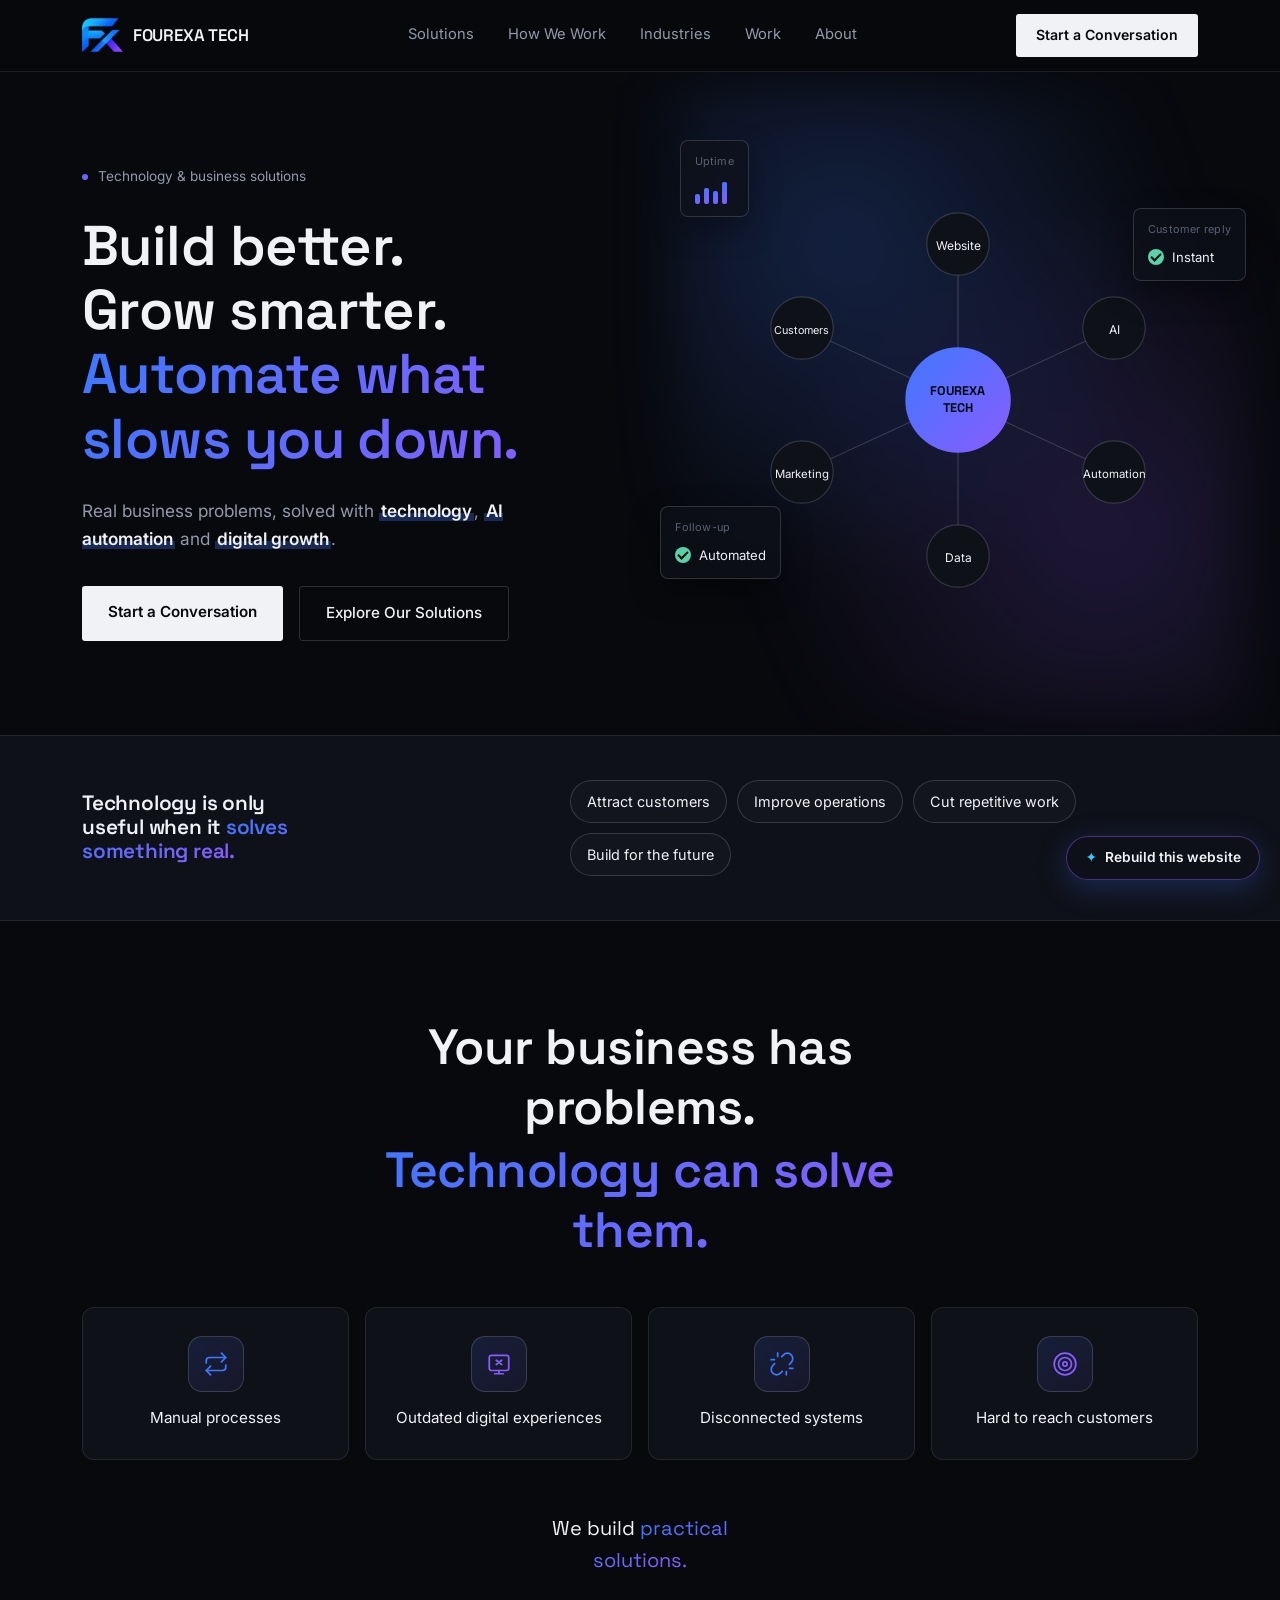
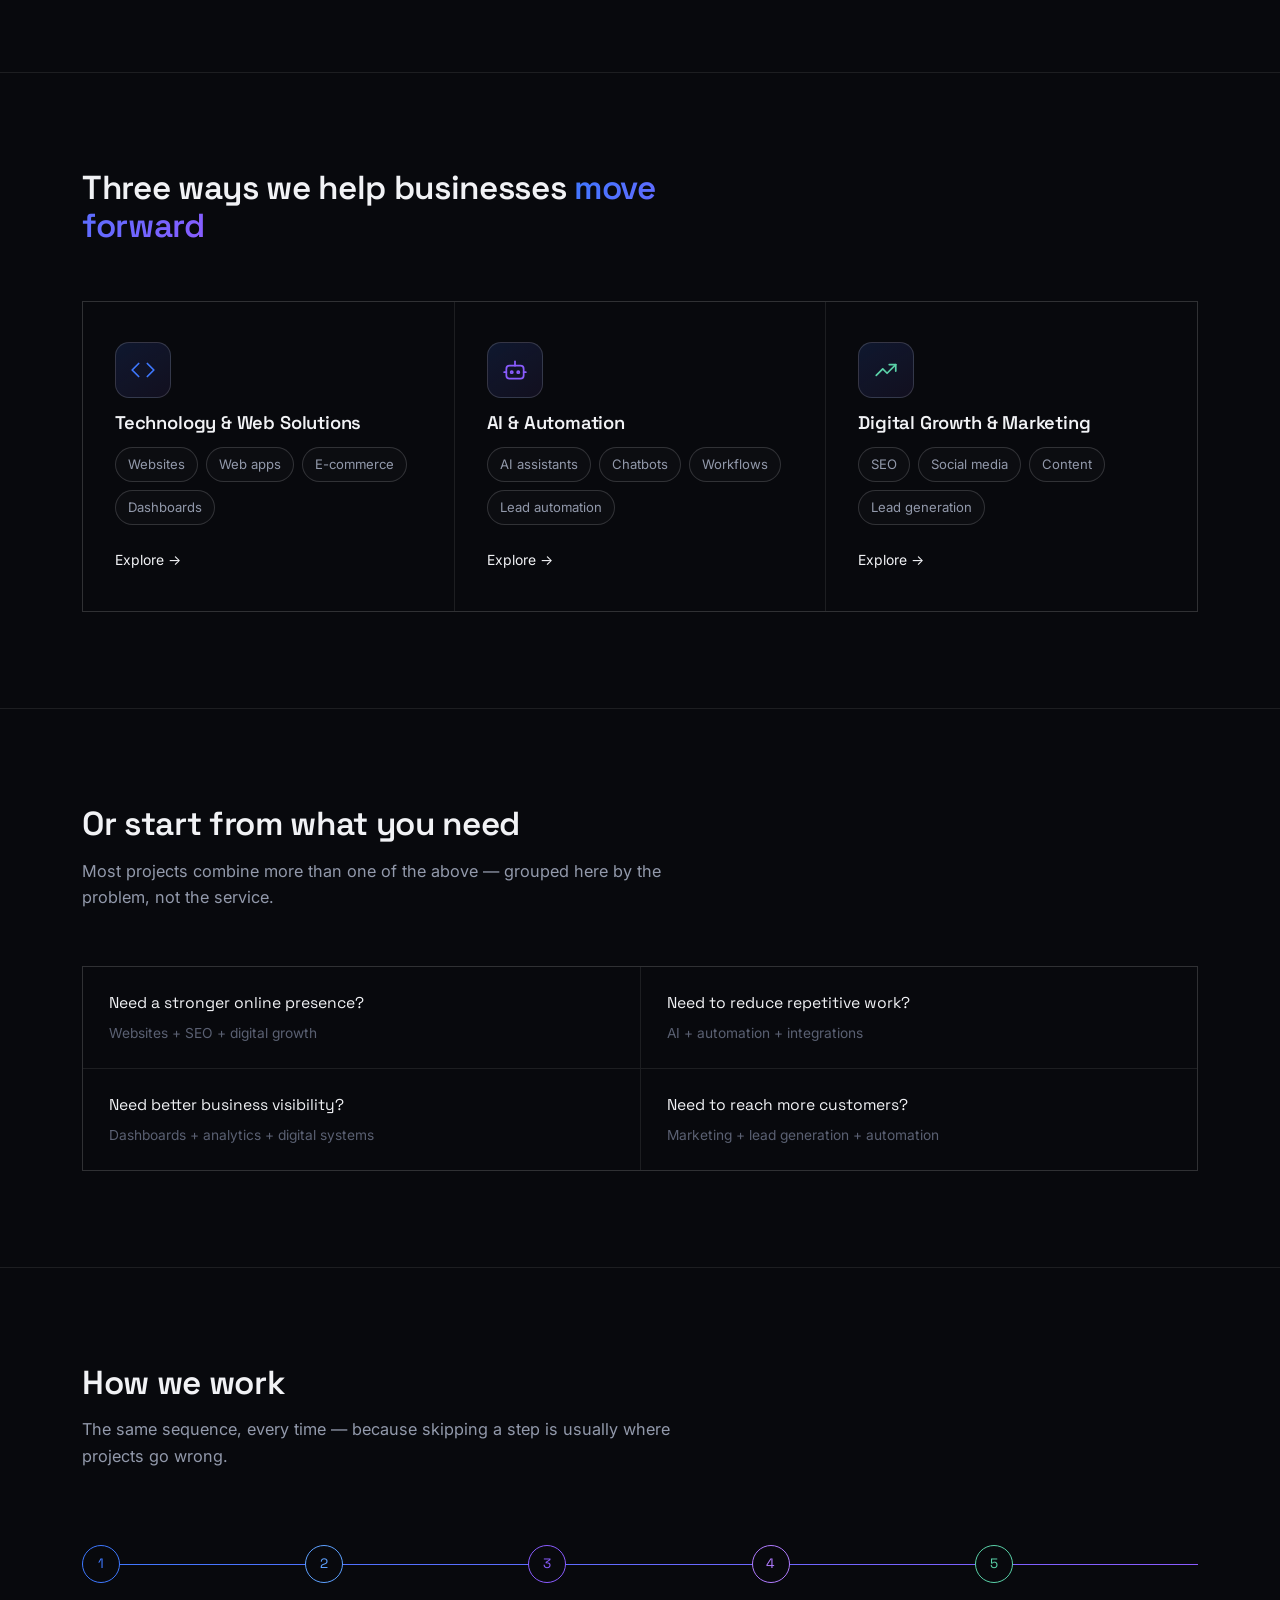
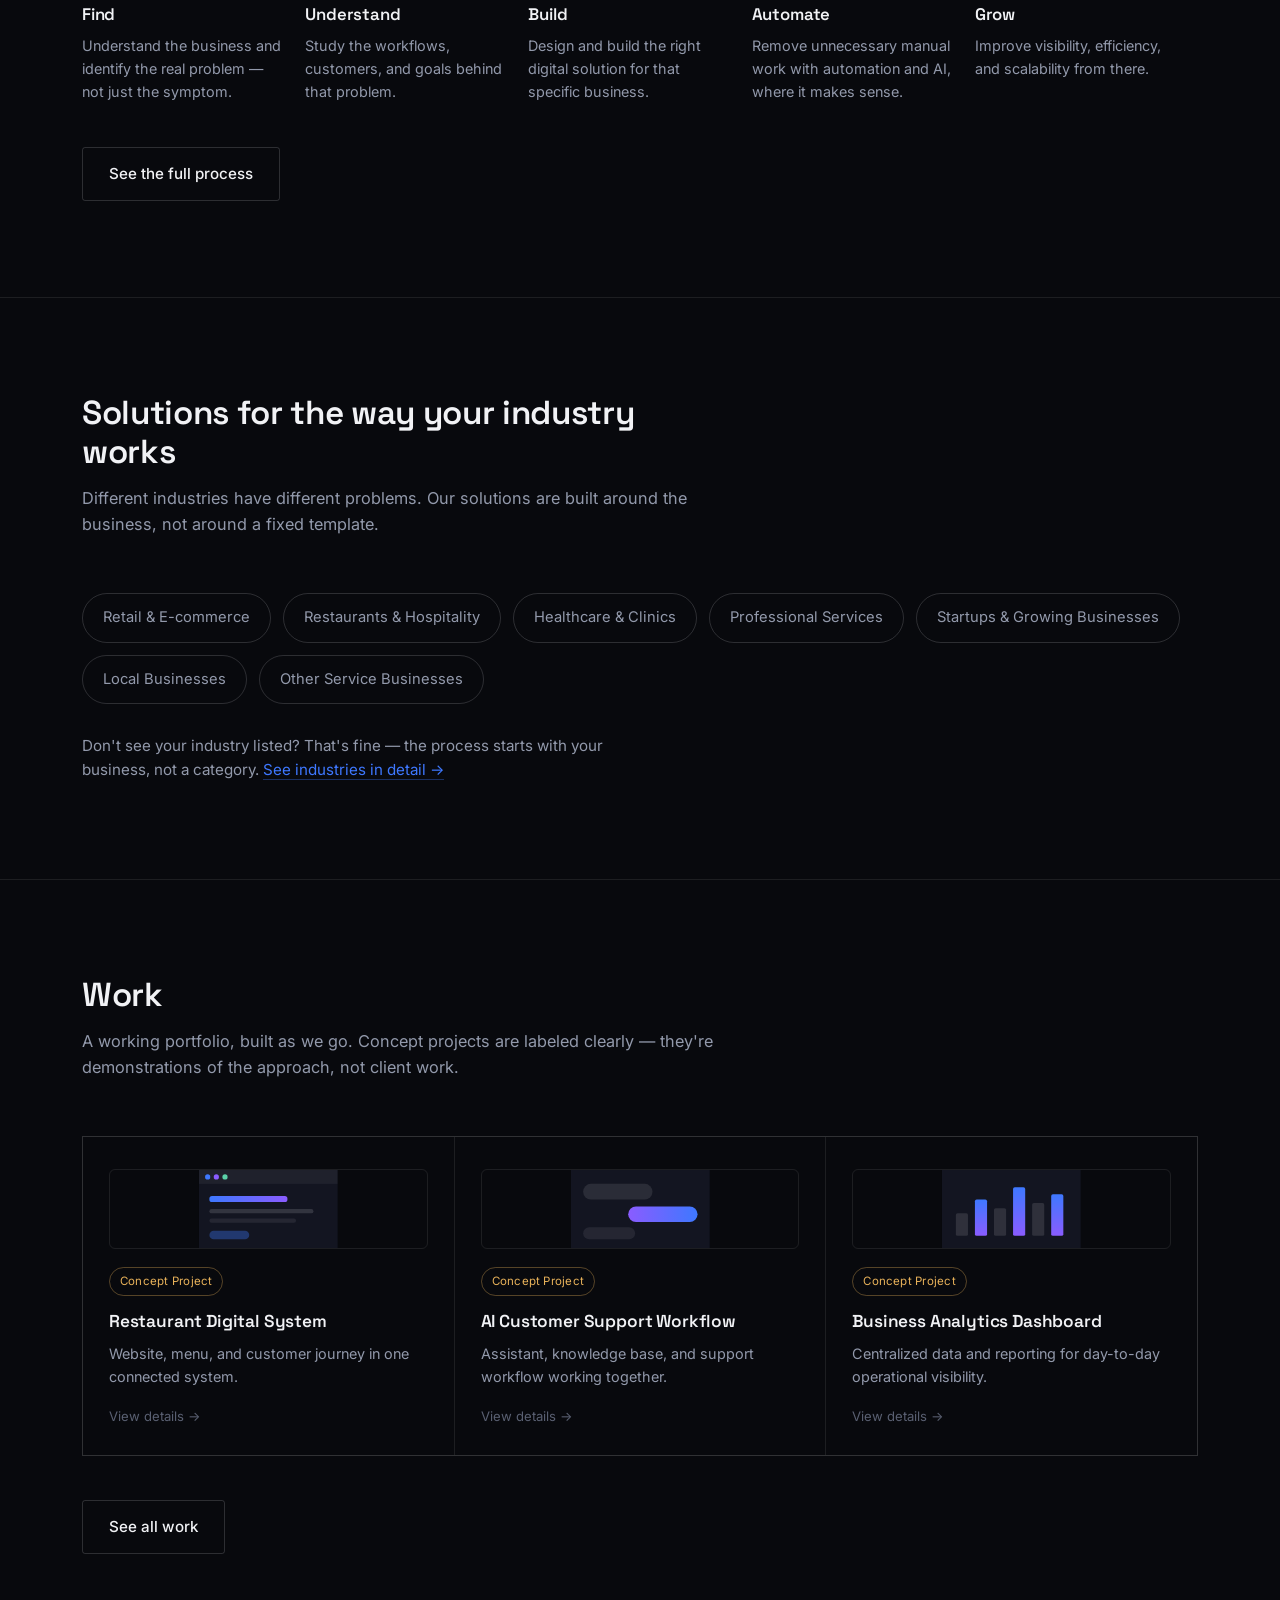
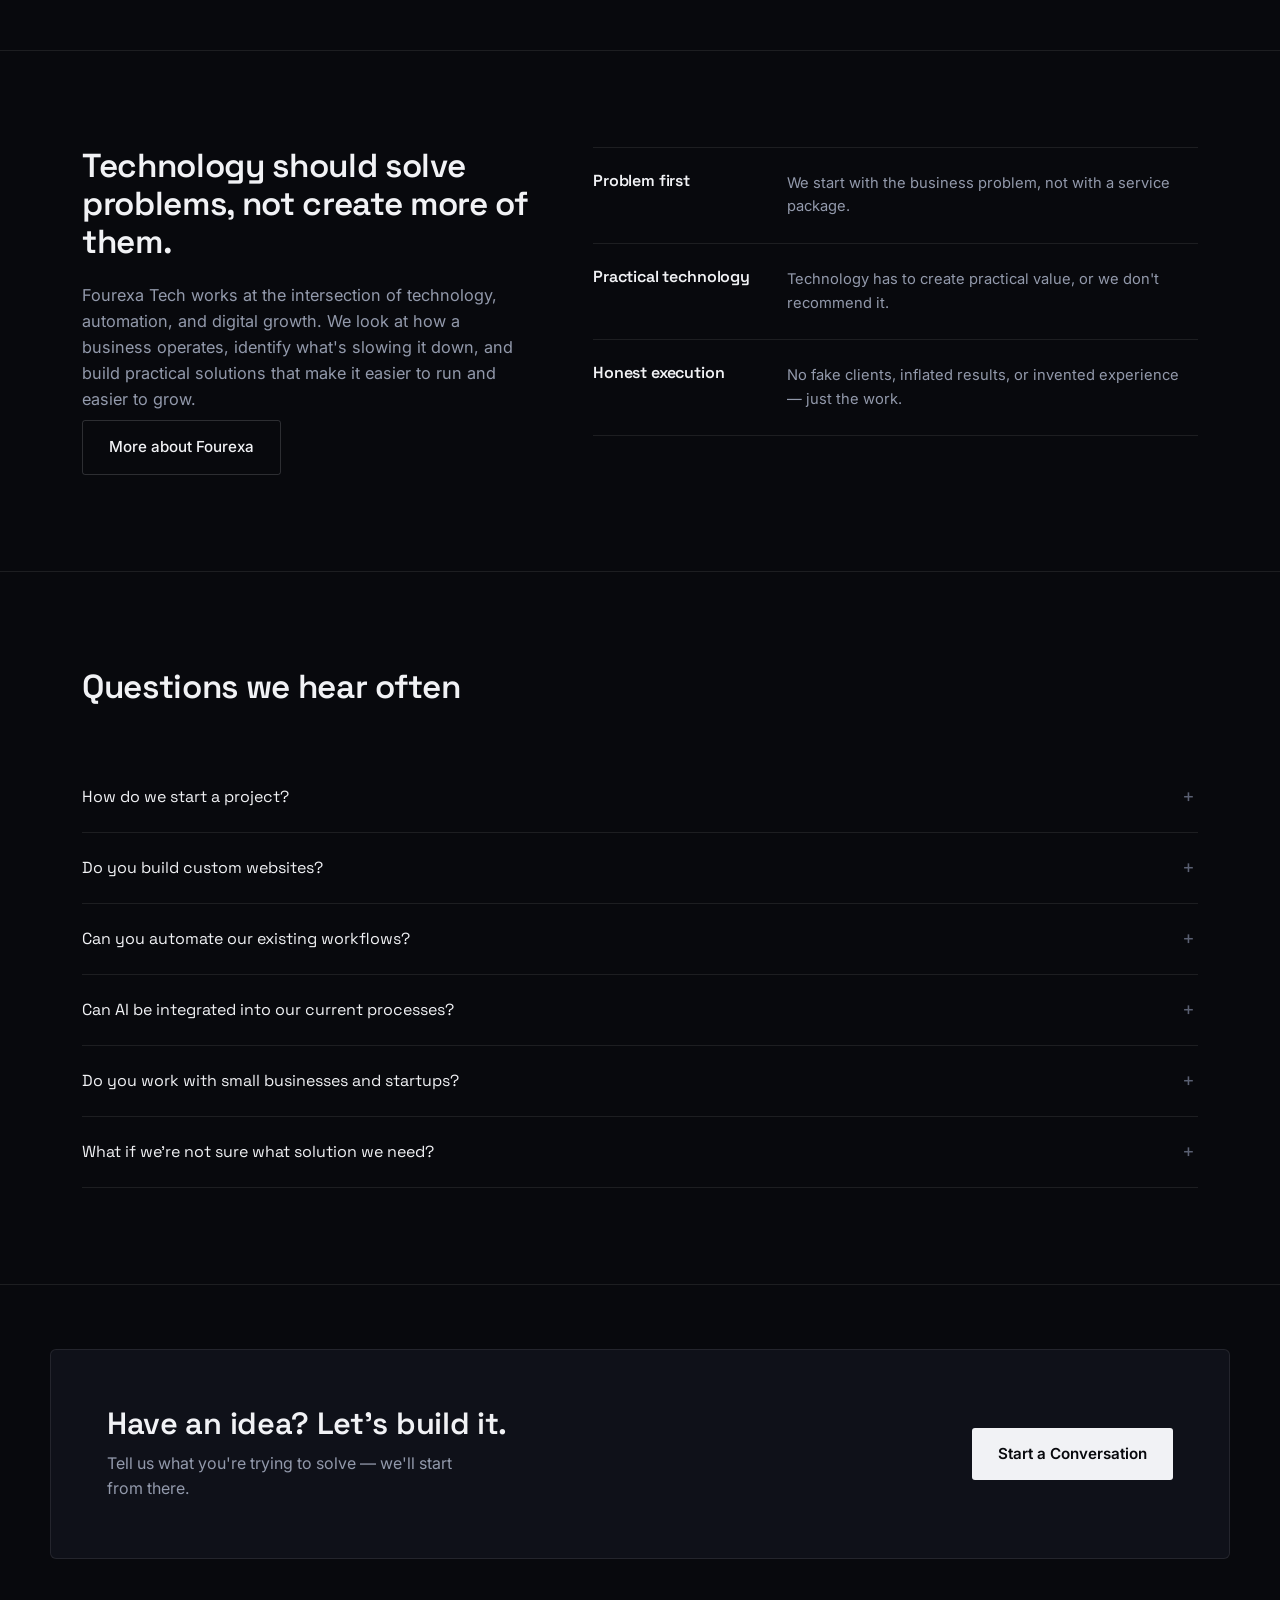
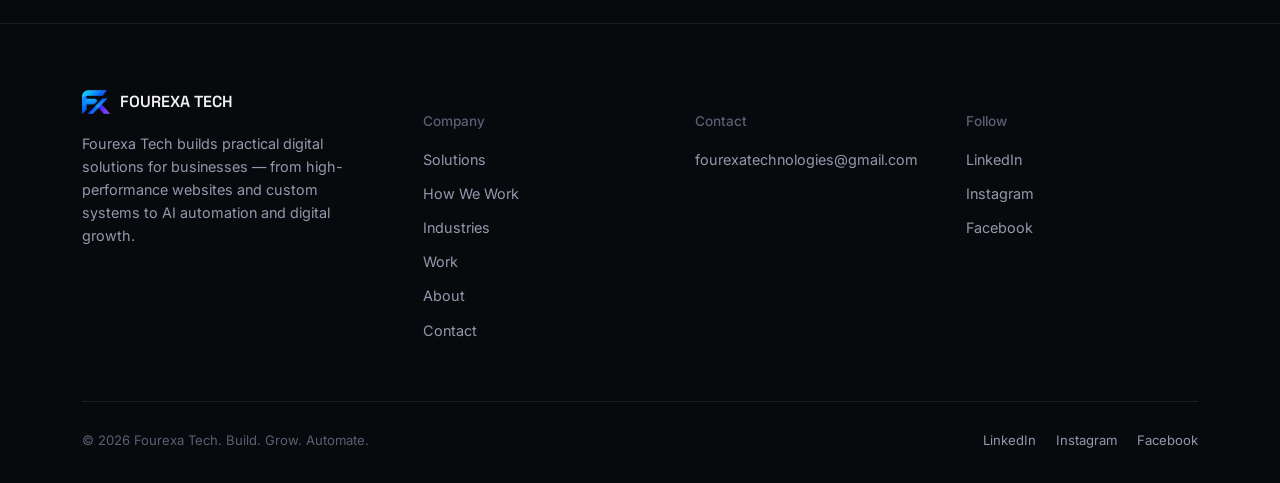
<file: index.html>
<!DOCTYPE html>
<html lang="en">
<head>
<meta charset="UTF-8">
<meta name="viewport" content="width=device-width, initial-scale=1.0">
<title>Fourexa Tech | Build. Grow. Automate.</title>
<meta name="description" content="Fourexa Tech is a technology and business-solutions company. We build high-performance websites, custom systems, AI automation, and digital growth strategies built around real business problems.">
<link rel="canonical" href="https://www.fourexatech.com/">
<meta property="og:title" content="Fourexa Tech | Build. Grow. Automate.">
<meta property="og:description" content="Technology and business solutions built around real problems.">
<meta property="og:type" content="website">
<meta property="og:image" content="assets/og-image.png">
<meta name="twitter:card" content="summary_large_image">
<link rel="icon" href="assets/favicon.ico" sizes="any">
<link rel="apple-touch-icon" href="assets/apple-touch-icon.png">
<link rel="preconnect" href="https://fonts.googleapis.com">
<link rel="preconnect" href="https://fonts.gstatic.com" crossorigin>
<link href="https://fonts.googleapis.com/css2?family=Space+Grotesk:wght@400;500;600;700&family=Inter:wght@400;500;600&display=swap" rel="stylesheet">
<link rel="stylesheet" href="assets/site.css">
<link rel="stylesheet" href="assets/swarm-rebuild.css">
<script type="application/ld+json">
{
  "@context": "https://schema.org",
  "@type": "Organization",
  "name": "Fourexa Tech",
  "description": "Technology and business solutions company: web development, AI automation, and digital growth.",
  "slogan": "Build. Grow. Automate."
}
</script>
</head>
<body data-page="home">
<a href="#main" class="skip-link">Skip to content</a>

<header><div id="site-header"></div></header>

<main id="main">

  <!-- HERO -->
  <section class="hero">
    <div class="wrap">
      <div>
        <div class="hero-eyebrow-line">
          <span class="dot"></span>
          <span>Technology &amp; business solutions</span>
        </div>
        <h1>
          <span class="line"><span>Build better.</span></span>
          <span class="line"><span>Grow smarter.</span></span>
          <span class="line"><span>Automate what slows you down.</span></span>
        </h1>
        <p class="sub">Real business problems, solved with <span class="hl">technology</span>, <span class="hl">AI automation</span> and <span class="hl">digital growth</span>.</p>
        <div class="hero-actions">
          <a href="contact.html" class="btn-primary">Start a Conversation</a>
          <a href="solutions.html" class="btn-secondary">Explore Our Solutions</a>
        </div>
      </div>

      <div class="hero-visual">
        <div class="hero-glow" aria-hidden="true"></div>
        <div class="hero-diagram" aria-hidden="true">
        <svg viewBox="0 0 400 400">
          <line class="diag-line d1" x1="200" y1="200" x2="200" y2="70"/>
          <line class="diag-line d2" x1="200" y1="200" x2="330" y2="140"/>
          <line class="diag-line d3" x1="200" y1="200" x2="330" y2="260"/>
          <line class="diag-line d4" x1="200" y1="200" x2="200" y2="330"/>
          <line class="diag-line d5" x1="200" y1="200" x2="70" y2="260"/>
          <line class="diag-line d6" x1="200" y1="200" x2="70" y2="140"/>

          <g class="diag-node n1"><circle cx="200" cy="70" r="26" fill="#0f1119" stroke="rgba(241,242,245,0.16)"/><text x="200" y="75" text-anchor="middle" fill="#f1f2f5" font-size="10" font-family="Inter">Website</text></g>
          <g class="diag-node n2"><circle cx="330" cy="140" r="26" fill="#0f1119" stroke="rgba(241,242,245,0.16)"/><text x="330" y="145" text-anchor="middle" fill="#f1f2f5" font-size="10" font-family="Inter">AI</text></g>
          <g class="diag-node n3"><circle cx="330" cy="260" r="26" fill="#0f1119" stroke="rgba(241,242,245,0.16)"/><text x="330" y="265" text-anchor="middle" fill="#f1f2f5" font-size="9.5" font-family="Inter">Automation</text></g>
          <g class="diag-node n4"><circle cx="200" cy="330" r="26" fill="#0f1119" stroke="rgba(241,242,245,0.16)"/><text x="200" y="335" text-anchor="middle" fill="#f1f2f5" font-size="10" font-family="Inter">Data</text></g>
          <g class="diag-node n5"><circle cx="70" cy="260" r="26" fill="#0f1119" stroke="rgba(241,242,245,0.16)"/><text x="70" y="265" text-anchor="middle" fill="#f1f2f5" font-size="9.5" font-family="Inter">Marketing</text></g>
          <g class="diag-node n6"><circle cx="70" cy="140" r="26" fill="#0f1119" stroke="rgba(241,242,245,0.16)"/><text x="70" y="145" text-anchor="middle" fill="#f1f2f5" font-size="9" font-family="Inter">Customers</text></g>

          <path class="diag-pulse" d="M200,200 L200,70" pathLength="1" stroke-dasharray="0.2 1"/>

          <g class="diag-core">
            <circle cx="200" cy="200" r="44" fill="url(#coreGrad)"/>
            <text x="200" y="196" text-anchor="middle" fill="#08090d" font-size="10.5" font-weight="700" font-family="Space Grotesk">FOUREXA</text>
            <text x="200" y="210" text-anchor="middle" fill="#08090d" font-size="10.5" font-weight="700" font-family="Space Grotesk">TECH</text>
          </g>
          <defs>
            <linearGradient id="coreGrad" x1="0" y1="0" x2="1" y2="1">
              <stop offset="0" stop-color="#3e78ff"/>
              <stop offset="1" stop-color="#8a5cff"/>
            </linearGradient>
          </defs>
        </svg>
        </div>

        <div class="float-panel fp1" aria-hidden="true">
          <span class="fp-label">Uptime</span>
          <div class="fp-bars"><i style="height:40%"></i><i style="height:65%"></i><i style="height:50%"></i><i style="height:85%"></i></div>
        </div>
        <div class="float-panel fp2" aria-hidden="true">
          <span class="fp-label">Follow-up</span>
          <div class="fp-check"><span></span> Automated</div>
        </div>
        <div class="float-panel fp3" aria-hidden="true">
  <span class="fp-label">Customer reply</span>
  <div class="fp-check"><span></span> Instant</div>
</div>
      </div>
    </div>
  </section>

    <!-- TRUST STRIP -->
  <section class="trust">
    <div class="wrap">
      <h3>Technology is only useful when it <span class="grad-text">solves something real.</span></h3>
      <ul class="chip-row lg">
        <li class="chip">Attract customers</li>
        <li class="chip">Improve operations</li>
        <li class="chip">Cut repetitive work</li>
        <li class="chip">Build for the future</li>
      </ul>
    </div>
  </section>

  <!-- BUSINESS PROBLEM -->
  <section class="section-pad problem-story" id="problems">
    <div class="wrap">
      <h2 class="problem-headline">Your business has problems.<br><span>Technology can solve them.</span></h2>
      <ul class="problem-tiles">
        <li class="problem-tile c-blue">
          <span class="icon-tile" aria-hidden="true"><svg viewBox="0 0 24 24"><path d="M17 2l4 4-4 4"/><path d="M3 11V9a3 3 0 0 1 3-3h15"/><path d="M7 22l-4-4 4-4"/><path d="M21 13v2a3 3 0 0 1-3 3H3"/></svg></span>
          <span>Manual processes</span>
        </li>
        <li class="problem-tile c-violet">
          <span class="icon-tile" aria-hidden="true"><svg viewBox="0 0 24 24"><rect x="3" y="4" width="18" height="14" rx="2"/><path d="M8 21h8M12 18v3"/><path d="M9.5 8.5l5 4M14.5 8.5l-5 4"/></svg></span>
          <span>Outdated digital experiences</span>
        </li>
        <li class="problem-tile c-blue">
          <span class="icon-tile" aria-hidden="true"><svg viewBox="0 0 24 24"><path d="m18.84 12.25 1.72-1.71a5 5 0 0 0-7.07-7.07l-1.72 1.71"/><path d="m5.17 11.75-1.71 1.71a5 5 0 0 0 7.07 7.07l1.71-1.71"/><line x1="8" y1="2" x2="8" y2="5"/><line x1="2" y1="8" x2="5" y2="8"/><line x1="16" y1="19" x2="16" y2="22"/><line x1="19" y1="16" x2="22" y2="16"/></svg></span>
          <span>Disconnected systems</span>
        </li>
        <li class="problem-tile c-violet">
          <span class="icon-tile" aria-hidden="true"><svg viewBox="0 0 24 24"><circle cx="12" cy="12" r="10"/><circle cx="12" cy="12" r="6"/><circle cx="12" cy="12" r="2"/></svg></span>
          <span>Hard to reach customers</span>
        </li>
      </ul>
      <p class="problem-bridge">We build <em>practical solutions.</em></p>
    </div>
  </section>

  <!-- THREE CORE PILLARS -->
  <section class="section-pad" id="solutions">
    <div class="wrap">
      <div class="section-head">
        <h2>Three ways we help businesses <span class="grad-text">move forward</span></h2>
      </div>
      <div class="pillar-grid">
        <a class="pillar-card c-blue" href="solutions.html#web-development">
          <span class="icon-tile" aria-hidden="true"><svg viewBox="0 0 24 24"><path d="M16 18l6-6-6-6"/><path d="M8 6l-6 6 6 6"/></svg></span>
          <h3>Technology &amp; Web Solutions</h3>
          <ul class="chip-row">
            <li class="chip">Websites</li><li class="chip">Web apps</li><li class="chip">E-commerce</li><li class="chip">Dashboards</li>
          </ul>
          <span class="explore">Explore →</span>
        </a>
        <a class="pillar-card c-violet" href="solutions.html#ai-automation">
          <span class="icon-tile" aria-hidden="true"><svg viewBox="0 0 24 24"><rect x="4" y="8" width="16" height="12" rx="3"/><path d="M12 4v4"/><path d="M2 14h2M20 14h2"/><circle cx="9" cy="14" r="1"/><circle cx="15" cy="14" r="1"/></svg></span>
          <h3>AI &amp; Automation</h3>
          <ul class="chip-row">
            <li class="chip">AI assistants</li><li class="chip">Chatbots</li><li class="chip">Workflows</li><li class="chip">Lead automation</li>
          </ul>
          <span class="explore">Explore →</span>
        </a>
        <a class="pillar-card c-green" href="solutions.html#digital-growth">
          <span class="icon-tile" aria-hidden="true"><svg viewBox="0 0 24 24"><path d="M3 17l6-6 4 4 8-8"/><path d="M15 7h6v6"/></svg></span>
          <h3>Digital Growth &amp; Marketing</h3>
          <ul class="chip-row">
            <li class="chip">SEO</li><li class="chip">Social media</li><li class="chip">Content</li><li class="chip">Lead generation</li>
          </ul>
          <span class="explore">Explore →</span>
        </a>
      </div>
    </div>
  </section>
  <!-- SOLUTIONS BY BUSINESS NEED -->
  <section class="section-pad" style="border-top:1px solid var(--line);">
    <div class="wrap">
      <div class="section-head">
        <h2>Or start from what you need</h2>
        <p>Most projects combine more than one of the above — grouped here by the problem, not the service.</p>
      </div>
      <div class="need-list">
        <a class="need-item" href="solutions.html#web-development">
          <span class="need-q">Need a stronger online presence?</span>
          <span class="need-a">Websites + SEO + digital growth</span>
        </a>
        <a class="need-item" href="solutions.html#ai-automation">
          <span class="need-q">Need to reduce repetitive work?</span>
          <span class="need-a">AI + automation + integrations</span>
        </a>
        <a class="need-item" href="solutions.html#business-solutions">
          <span class="need-q">Need better business visibility?</span>
          <span class="need-a">Dashboards + analytics + digital systems</span>
        </a>
        <a class="need-item" href="solutions.html#digital-growth">
          <span class="need-q">Need to reach more customers?</span>
          <span class="need-a">Marketing + lead generation + automation</span>
        </a>
      </div>
    </div>
  </section>


  <!-- PROCESS -->
  <section class="section-pad" id="how-we-work">
    <div class="wrap">
      <div class="section-head">
        <h2>How we work</h2>
        <p>The same sequence, every time — because skipping a step is usually where projects go wrong.</p>
      </div>
      <div class="process-wrap">
        <div class="process-track">
          <div class="p-step"><div class="p-num">1</div><h4>Find</h4><p>Understand the business and identify the real problem — not just the symptom.</p></div>
          <div class="p-step"><div class="p-num">2</div><h4>Understand</h4><p>Study the workflows, customers, and goals behind that problem.</p></div>
          <div class="p-step"><div class="p-num">3</div><h4>Build</h4><p>Design and build the right digital solution for that specific business.</p></div>
          <div class="p-step"><div class="p-num">4</div><h4>Automate</h4><p>Remove unnecessary manual work with automation and AI, where it makes sense.</p></div>
          <div class="p-step"><div class="p-num">5</div><h4>Grow</h4><p>Improve visibility, efficiency, and scalability from there.</p></div>
        </div>
      </div>
      <div class="hero-actions" style="margin-top:44px;">
        <a href="how-we-work.html" class="btn-secondary">See the full process</a>
      </div>
    </div>
  </section>

  <!-- INDUSTRIES -->
  <section class="section-pad" id="industries">
    <div class="wrap">
      <div class="section-head">
        <h2>Solutions for the way your industry works</h2>
        <p>Different industries have different problems. Our solutions are built around the business, not around a fixed template.</p>
      </div>
      <div class="industry-wrap">
        <a href="industries.html" class="industry-tag">Retail &amp; E-commerce</a>
        <a href="industries.html" class="industry-tag">Restaurants &amp; Hospitality</a>
        <a href="industries.html" class="industry-tag">Healthcare &amp; Clinics</a>
        <a href="industries.html" class="industry-tag">Professional Services</a>
        <a href="industries.html" class="industry-tag">Startups &amp; Growing Businesses</a>
        <a href="industries.html" class="industry-tag">Local Businesses</a>
        <a href="industries.html" class="industry-tag">Other Service Businesses</a>
      </div>
      <p class="industry-note">Don't see your industry listed? That's fine — the process starts with your business, not a category. <a href="industries.html" style="color:var(--blue);border-bottom:1px solid rgba(62,120,255,0.35);">See industries in detail →</a></p>
    </div>
  </section>

  <!-- WORK -->
  <section class="section-pad" id="work">
    <div class="wrap">
      <div class="section-head">
        <h2>Work</h2>
        <p>A working portfolio, built as we go. Concept projects are labeled clearly — they're demonstrations of the approach, not client work.</p>
      </div>
      <div class="work-grid">
        <a class="work-card" href="work.html#restaurant-digital-system">
          <div>
            <div class="work-visual" aria-hidden="true"><svg viewBox="0 0 160 90"><rect width="160" height="90" fill="var(--bg-raised-2)"/><rect width="160" height="16" fill="rgba(241,242,245,0.05)"/><circle cx="10" cy="8" r="3" fill="var(--blue)"/><circle cx="20" cy="8" r="3" fill="var(--violet)"/><circle cx="30" cy="8" r="3" fill="var(--green)"/><rect x="12" y="30" width="90" height="7" rx="3" fill="url(#hg1)"/><rect x="12" y="45" width="120" height="5" rx="2.5" fill="rgba(241,242,245,0.14)"/><rect x="12" y="56" width="100" height="5" rx="2.5" fill="rgba(241,242,245,0.08)"/><rect x="12" y="70" width="46" height="10" rx="5" fill="var(--blue)" opacity="0.35"/><defs><linearGradient id="hg1" x1="0" y1="0" x2="1" y2="0"><stop offset="0" stop-color="var(--blue)"/><stop offset="1" stop-color="var(--violet)"/></linearGradient></defs></svg></div>
            <span class="work-tag">Concept Project</span><h4>Restaurant Digital System</h4><p>Website, menu, and customer journey in one connected system.</p>
          </div>
          <span class="open-hint">View details →</span>
        </a>
        <a class="work-card" href="work.html#ai-customer-support">
          <div>
            <div class="work-visual" aria-hidden="true"><svg viewBox="0 0 160 90"><rect width="160" height="90" fill="var(--bg-raised-2)"/><rect x="14" y="16" width="80" height="18" rx="9" fill="rgba(241,242,245,0.10)"/><rect x="66" y="42" width="80" height="18" rx="9" fill="url(#hg2)"/><rect x="14" y="66" width="60" height="14" rx="7" fill="rgba(241,242,245,0.08)"/><defs><linearGradient id="hg2" x1="0" y1="0" x2="1" y2="0"><stop offset="0" stop-color="var(--violet)"/><stop offset="1" stop-color="var(--blue)"/></linearGradient></defs></svg></div>
            <span class="work-tag">Concept Project</span><h4>AI Customer Support Workflow</h4><p>Assistant, knowledge base, and support workflow working together.</p>
          </div>
          <span class="open-hint">View details →</span>
        </a>
        <a class="work-card" href="work.html#business-analytics-dashboard">
          <div>
            <div class="work-visual" aria-hidden="true"><svg viewBox="0 0 160 90"><rect width="160" height="90" fill="var(--bg-raised-2)"/><rect x="16" y="50" width="14" height="26" rx="2" fill="rgba(241,242,245,0.12)"/><rect x="38" y="34" width="14" height="42" rx="2" fill="url(#hg3)"/><rect x="60" y="44" width="14" height="32" rx="2" fill="rgba(241,242,245,0.12)"/><rect x="82" y="20" width="14" height="56" rx="2" fill="url(#hg3)"/><rect x="104" y="38" width="14" height="38" rx="2" fill="rgba(241,242,245,0.12)"/><rect x="126" y="28" width="14" height="48" rx="2" fill="url(#hg3)"/><defs><linearGradient id="hg3" x1="0" y1="0" x2="0" y2="1"><stop offset="0" stop-color="var(--blue)"/><stop offset="1" stop-color="var(--violet)"/></linearGradient></defs></svg></div>
            <span class="work-tag">Concept Project</span><h4>Business Analytics Dashboard</h4><p>Centralized data and reporting for day-to-day operational visibility.</p>
          </div>
          <span class="open-hint">View details →</span>
        </a>
      </div>
      <div class="hero-actions" style="margin-top:44px;">
        <a href="work.html" class="btn-secondary">See all work</a>
      </div>
    </div>
  </section>

  <!-- WHY -->
  <section class="section-pad" id="about">
    <div class="wrap why-wrap">
      <div class="why-lead">
        <h2>Technology should solve problems, not create more of them.</h2>
        <p>Fourexa Tech works at the intersection of technology, automation, and digital growth. We look at how a business operates, identify what's slowing it down, and build practical solutions that make it easier to run and easier to grow.</p>
        <div class="hero-actions" style="margin-top:8px;"><a href="about.html" class="btn-secondary">More about Fourexa</a></div>
      </div>
      <div class="why-list">
        <div class="why-item"><h4>Problem first</h4><p>We start with the business problem, not with a service package.</p></div>
        <div class="why-item"><h4>Practical technology</h4><p>Technology has to create practical value, or we don't recommend it.</p></div>
        <div class="why-item"><h4>Honest execution</h4><p>No fake clients, inflated results, or invented experience — just the work.</p></div>
      </div>
    </div>
  </section>

  <!-- FAQ -->
  <section class="section-pad">
    <div class="wrap">
      <div class="section-head"><h2>Questions we hear often</h2></div>
      <div class="faq-list">
        <div class="faq-item"><button class="faq-q"><span>How do we start a project?</span><span class="plus">+</span></button><div class="faq-a"><p>You tell us what's slowing the business down using the form on our contact page, and we take it from there — starting with understanding the problem before proposing anything.</p></div></div>
        <div class="faq-item"><button class="faq-q"><span>Do you build custom websites?</span><span class="plus">+</span></button><div class="faq-a"><p>Yes — every website is built around the specific business, not assembled from a fixed template.</p></div></div>
        <div class="faq-item"><button class="faq-q"><span>Can you automate our existing workflows?</span><span class="plus">+</span></button><div class="faq-a"><p>In most cases, yes. We look at what's repetitive and manual today and design an automated version around your existing tools where possible.</p></div></div>
        <div class="faq-item"><button class="faq-q"><span>Can AI be integrated into our current processes?</span><span class="plus">+</span></button><div class="faq-a"><p>Where it solves a real problem — yes. We don't add AI for its own sake.</p></div></div>
        <div class="faq-item"><button class="faq-q"><span>Do you work with small businesses and startups?</span><span class="plus">+</span></button><div class="faq-a"><p>Yes. Solutions are scoped to the size and stage of the business, not a one-size-fits-all package.</p></div></div>
        <div class="faq-item"><button class="faq-q"><span>What if we're not sure what solution we need?</span><span class="plus">+</span></button><div class="faq-a"><p>That's a normal starting point. Select "Not Sure Yet" on the contact form and we'll help figure it out together.</p></div></div>
      </div>
    </div>
  </section>

  <!-- CTA STRIP -->
  <section class="section-pad tight">
    <div class="wrap contact-panel cta-inline">
      <div class="contact-copy">
        <h2 style="margin-bottom:8px;">Have an idea? Let's build it.</h2>
        <p>Tell us what you're trying to solve — we'll start from there.</p>
      </div>
      <div><a href="contact.html" class="btn-primary">Start a Conversation</a></div>
    </div>
  </section>

</main>

<footer><div id="site-footer"></div></footer>

<script src="assets/site-config.js"></script>
<script src="assets/site.js"></script>
<script src="assets/swarm-rebuild.js"></script>
</body>
</html>
</file>
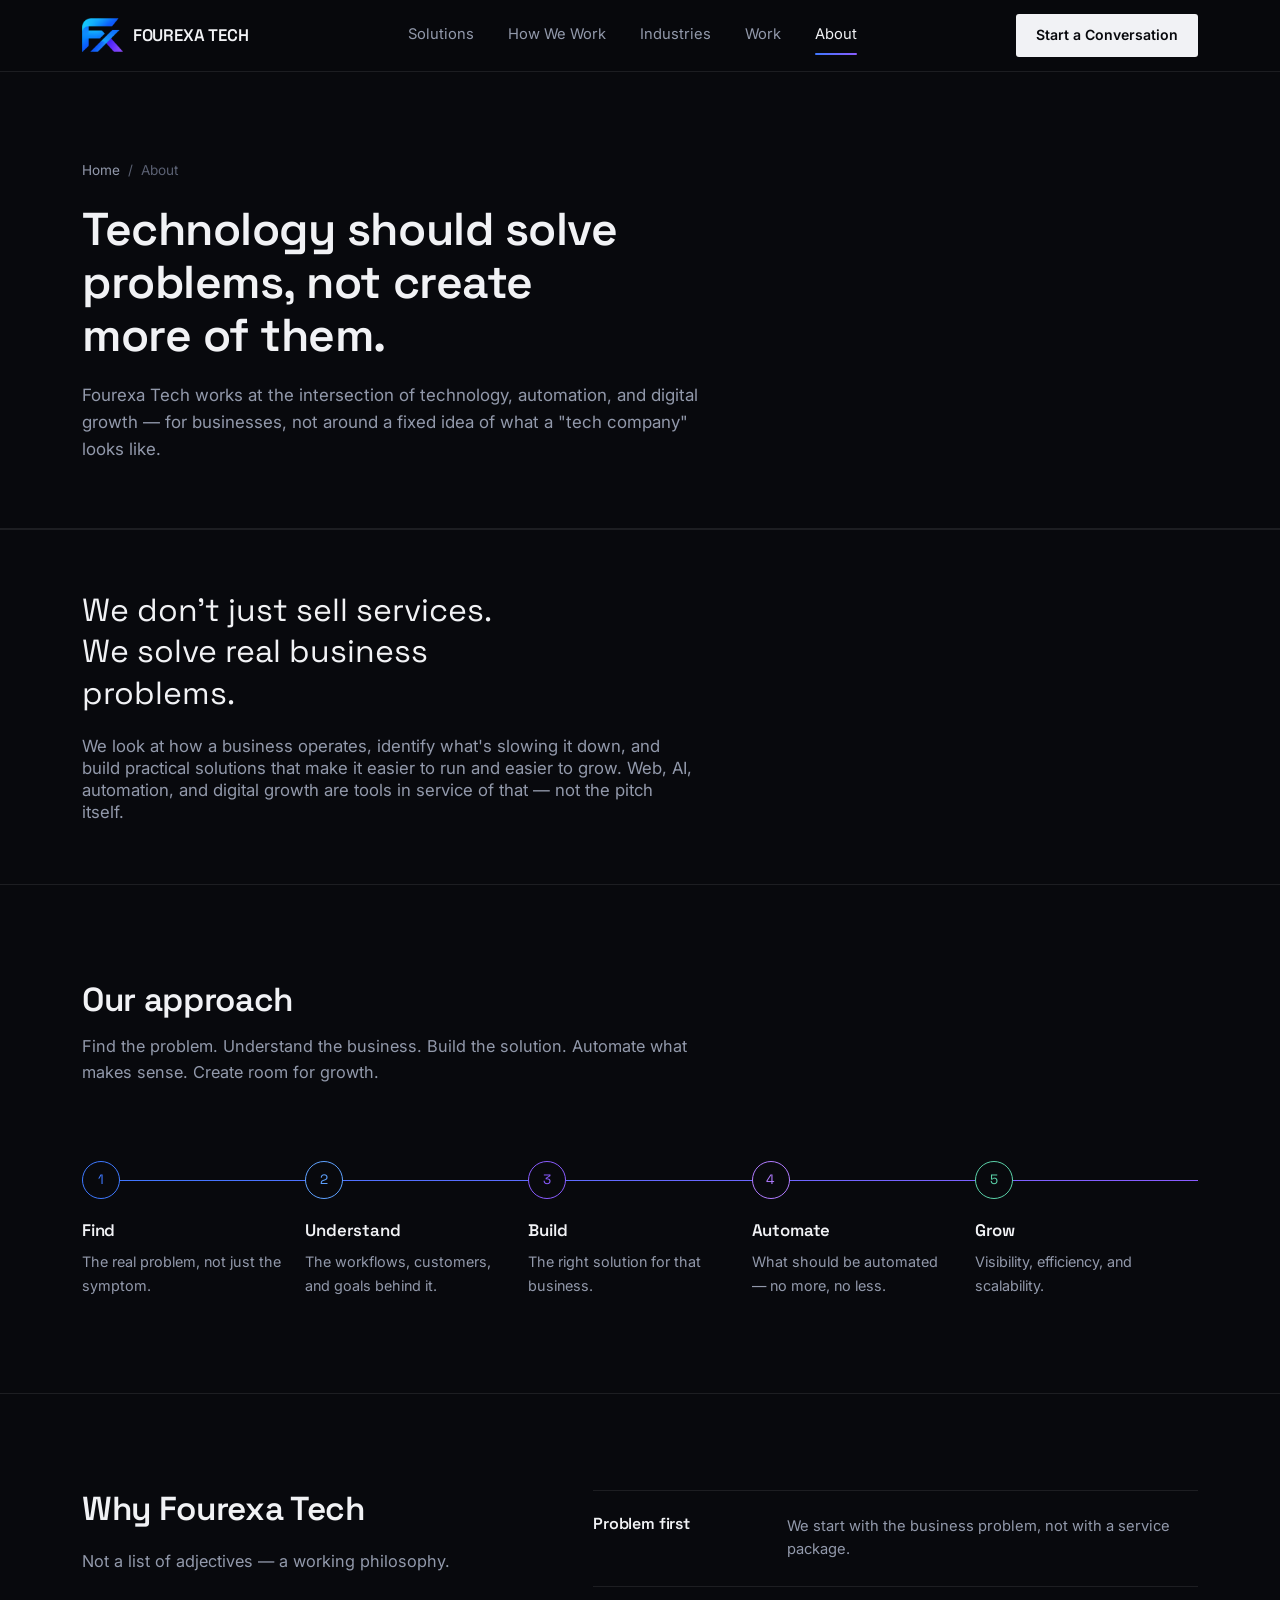
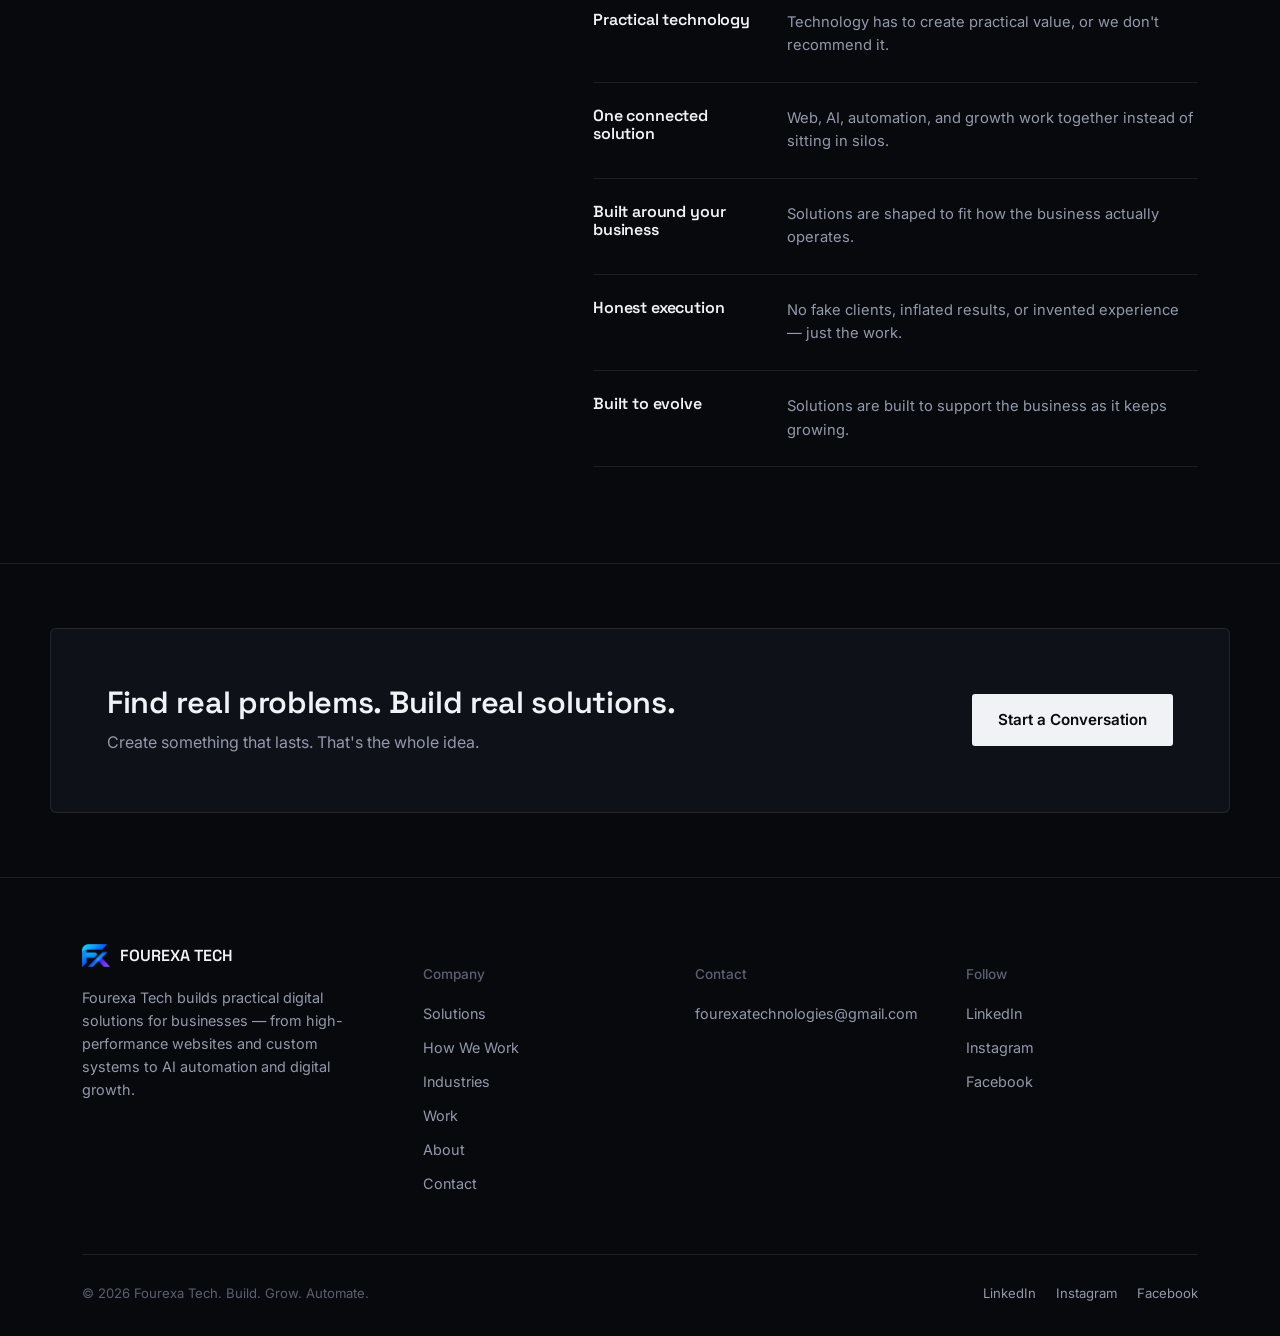
<file: about.html>
<!DOCTYPE html>
<html lang="en">
<head>
<meta charset="UTF-8">
<meta name="viewport" content="width=device-width, initial-scale=1.0">
<title>About | Fourexa Tech</title>
<meta name="description" content="Fourexa Tech is a technology and business-solutions company built on a problem-first philosophy: find real problems, build real solutions, create something that lasts.">
<link rel="canonical" href="https://www.fourexatech.com/about.html">
<meta property="og:title" content="About | Fourexa Tech">
<meta property="og:description" content="We don't just sell services. We solve real business problems.">
<meta property="og:image" content="assets/og-image.png">
<link rel="icon" href="assets/favicon.ico" sizes="any">
<link rel="apple-touch-icon" href="assets/apple-touch-icon.png">
<link rel="preconnect" href="https://fonts.googleapis.com">
<link rel="preconnect" href="https://fonts.gstatic.com" crossorigin>
<link href="https://fonts.googleapis.com/css2?family=Space+Grotesk:wght@400;500;600;700&family=Inter:wght@400;500;600&display=swap" rel="stylesheet">
<link rel="stylesheet" href="assets/site.css">
</head>
<body data-page="about">
<a href="#main" class="skip-link">Skip to content</a>
<header><div id="site-header"></div></header>

<main id="main">
  <section class="page-hero">
    <div class="wrap">
      <div class="breadcrumbs"><a href="index.html">Home</a><span>/</span><span>About</span></div>
      <h1>Technology should solve problems, not create more of them.</h1>
      <p class="lead">Fourexa Tech works at the intersection of technology, automation, and digital growth — for businesses, not around a fixed idea of what a "tech company" looks like.</p>
    </div>
  </section>

  <section class="about-philosophy">
    <div class="wrap">
      <p>We don't just sell services. We solve real business problems.</p>
      <p class="sub">We look at how a business operates, identify what's slowing it down, and build practical solutions that make it easier to run and easier to grow. Web, AI, automation, and digital growth are tools in service of that — not the pitch itself.</p>
    </div>
  </section>

  <section class="section-pad">
    <div class="wrap">
      <div class="section-head">
        <h2>Our approach</h2>
        <p>Find the problem. Understand the business. Build the solution. Automate what makes sense. Create room for growth.</p>
      </div>
      <div class="process-wrap">
        <div class="process-track">
          <div class="p-step"><div class="p-num">1</div><h4>Find</h4><p>The real problem, not just the symptom.</p></div>
          <div class="p-step"><div class="p-num">2</div><h4>Understand</h4><p>The workflows, customers, and goals behind it.</p></div>
          <div class="p-step"><div class="p-num">3</div><h4>Build</h4><p>The right solution for that business.</p></div>
          <div class="p-step"><div class="p-num">4</div><h4>Automate</h4><p>What should be automated — no more, no less.</p></div>
          <div class="p-step"><div class="p-num">5</div><h4>Grow</h4><p>Visibility, efficiency, and scalability.</p></div>
        </div>
      </div>
    </div>
  </section>

  <section class="section-pad" style="border-top:1px solid var(--line);">
    <div class="wrap why-wrap">
      <div class="why-lead">
        <h2>Why Fourexa Tech</h2>
        <p>Not a list of adjectives — a working philosophy.</p>
      </div>
      <div class="why-list">
        <div class="why-item"><h4>Problem first</h4><p>We start with the business problem, not with a service package.</p></div>
        <div class="why-item"><h4>Practical technology</h4><p>Technology has to create practical value, or we don't recommend it.</p></div>
        <div class="why-item"><h4>One connected solution</h4><p>Web, AI, automation, and growth work together instead of sitting in silos.</p></div>
        <div class="why-item"><h4>Built around your business</h4><p>Solutions are shaped to fit how the business actually operates.</p></div>
        <div class="why-item"><h4>Honest execution</h4><p>No fake clients, inflated results, or invented experience — just the work.</p></div>
        <div class="why-item"><h4>Built to evolve</h4><p>Solutions are built to support the business as it keeps growing.</p></div>
      </div>
    </div>
  </section>

  <section class="section-pad tight" style="border-top:1px solid var(--line);">
    <div class="wrap contact-panel cta-inline">
      <div class="contact-copy">
        <h2 style="margin-bottom:8px;">Find real problems. Build real solutions.</h2>
        <p>Create something that lasts. That's the whole idea.</p>
      </div>
      <div><a href="contact.html" class="btn-primary">Start a Conversation</a></div>
    </div>
  </section>
</main>

<footer><div id="site-footer"></div></footer>

<script src="assets/site-config.js"></script>
<script src="assets/site.js"></script>
</body>
</html>
</file>
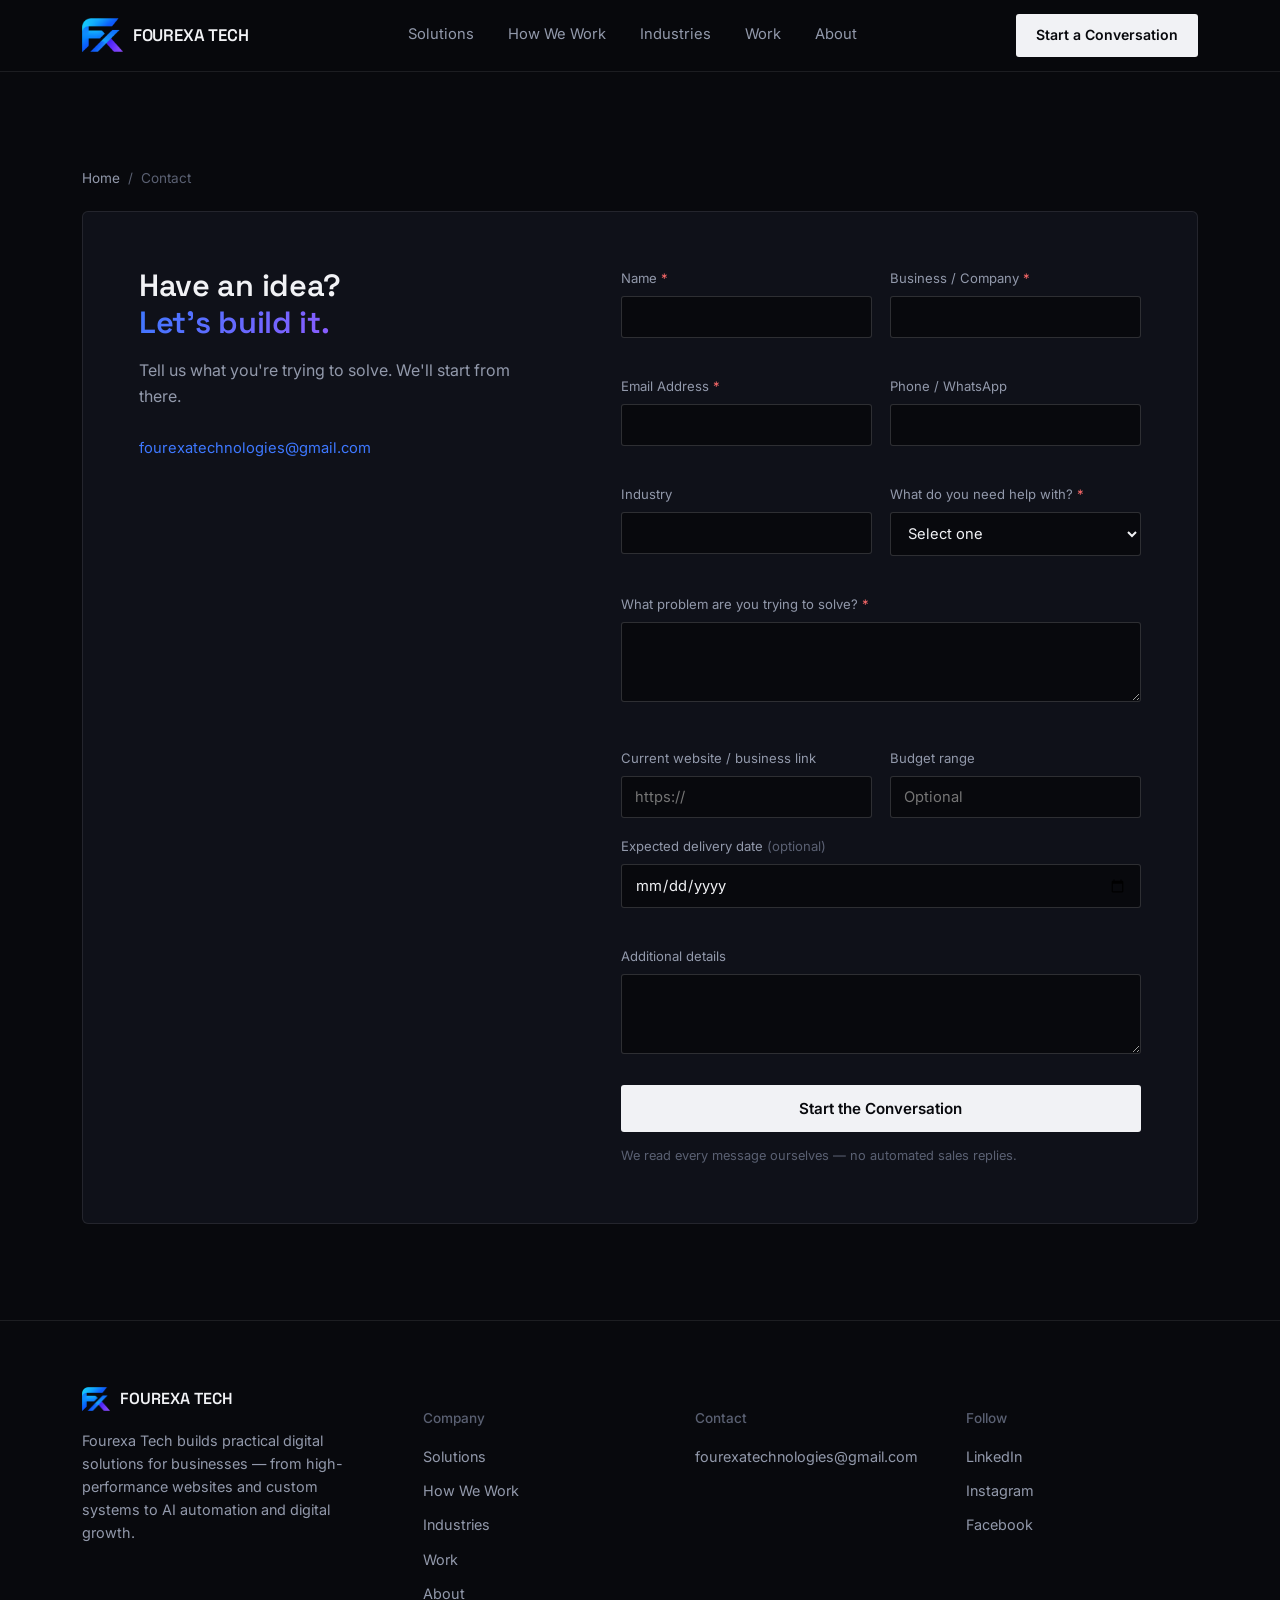
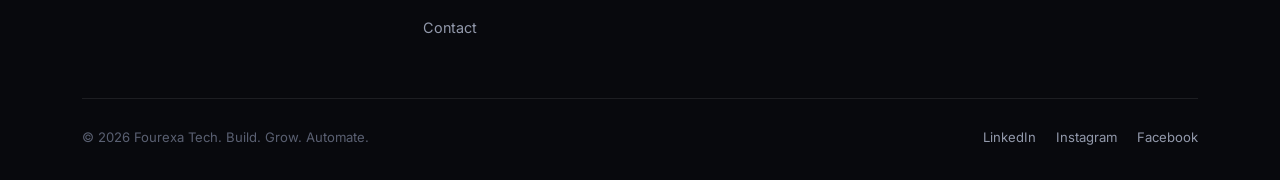
<file: contact.html>
<!DOCTYPE html>
<html lang="en">
<head>
<meta charset="UTF-8">
<meta name="viewport" content="width=device-width, initial-scale=1.0">
<title>Contact | Fourexa Tech</title>
<meta name="description" content="Have an idea? Fourexa Tech turns real business challenges into practical digital solutions — tell us what you're trying to solve.">
<link rel="canonical" href="https://www.fourexatech.com/contact.html">
<meta property="og:title" content="Contact | Fourexa Tech">
<meta property="og:description" content="Have an idea? Let's build it.">
<meta property="og:image" content="assets/og-image.png">
<link rel="icon" href="assets/favicon.ico" sizes="any">
<link rel="apple-touch-icon" href="assets/apple-touch-icon.png">
<link rel="preconnect" href="https://fonts.googleapis.com">
<link rel="preconnect" href="https://fonts.gstatic.com" crossorigin>
<link href="https://fonts.googleapis.com/css2?family=Space+Grotesk:wght@400;500;600;700&family=Inter:wght@400;500;600&display=swap" rel="stylesheet">
<link rel="stylesheet" href="assets/site.css">
</head>
<body data-page="contact">
<a href="#main" class="skip-link">Skip to content</a>
<header><div id="site-header"></div></header>

<main id="main">
  <section class="section-pad">
    <div class="wrap">
      <div class="breadcrumbs"><a href="index.html">Home</a><span>/</span><span>Contact</span></div>
      <div class="contact-panel">
        <div class="contact-copy">
          <h1>Have an idea?<br><span class="grad-text">Let's build it.</span></h1>
          <p>Tell us what you're trying to solve. We'll start from there.</p>
          <div class="contact-channels" id="contactChannels"></div>
        </div>

        <form id="contactForm" novalidate>
          <!-- Web3Forms: paste your access key between the quotes below -->
          <input type="hidden" name="access_key" value="959f3da1-5a77-4dff-9c32-ea4278a5f4e3">
          <input type="hidden" name="subject" value="New inquiry from the Fourexa Tech website">
          <input type="hidden" name="from_name" value="Fourexa Tech website">
          <!-- honeypot spam trap — leave this input empty and hidden -->
          <input type="checkbox" name="botcheck" style="display:none;" tabindex="-1" autocomplete="off">

          <div>
            <label for="name">Name <span class="req">*</span></label>
            <input id="name" name="name" type="text" required autocomplete="name">
            <p class="field-error" data-error-for="name"></p>
          </div>
          <div>
            <label for="company">Business / Company <span class="req">*</span></label>
            <input id="company" name="company" type="text" required autocomplete="organization">
            <p class="field-error" data-error-for="company"></p>
          </div>
          <div>
            <label for="email">Email Address <span class="req">*</span></label>
            <input id="email" name="email" type="email" required autocomplete="email">
            <p class="field-error" data-error-for="email"></p>
          </div>
          <div>
            <label for="phone">Phone / WhatsApp</label>
            <input id="phone" name="phone" type="tel" autocomplete="tel">
          </div>
          <div>
            <label for="industry">Industry</label>
            <input id="industry" name="industry" type="text">
          </div>
          <div>
            <label for="service">What do you need help with? <span class="req">*</span></label>
            <select id="service" name="service" required>
              <option value="">Select one</option>
              <option>Website / Web Development</option>
              <option>AI &amp; Automation</option>
              <option>Digital Marketing &amp; Growth</option>
              <option>Business Systems</option>
              <option>Custom Solution</option>
              <option>Not Sure Yet</option>
            </select>
            <p class="field-error" data-error-for="service"></p>
          </div>
          <div class="full">
            <label for="problem">What problem are you trying to solve? <span class="req">*</span></label>
            <textarea id="problem" name="problem" required></textarea>
            <p class="field-error" data-error-for="problem"></p>
          </div>
          <div>
            <label for="link">Current website / business link</label>
            <input id="link" name="link" type="text" placeholder="https://">
          </div>
          <div>
            <label for="budget">Budget range</label>
            <input id="budget" name="budget" type="text" placeholder="Optional">
          </div>
          <div class="full">
            <label for="deliveryDate">Expected delivery date <span style="color:var(--ink-faint);font-weight:400;">(optional)</span></label>
            <input id="deliveryDate" name="deliveryDate" type="date">
            <p class="field-error" data-error-for="deliveryDate"></p>
          </div>
          <div class="full">
            <label for="details">Additional details</label>
            <textarea id="details" name="details"></textarea>
          </div>

          <p class="form-status" id="formStatus"></p>

          <button type="submit">
            <span class="spinner" aria-hidden="true"></span>
            <span class="btn-label">Start the Conversation</span>
          </button>
          <p class="form-note">We read every message ourselves — no automated sales replies.</p>
        </form>
      </div>
    </div>
  </section>
</main>

<footer><div id="site-footer"></div></footer>

<script src="assets/site-config.js"></script>
<script src="assets/site.js"></script>
<script>
  document.addEventListener("DOMContentLoaded", function () {
    var el = document.getElementById("contactChannels");
    var cfg = window.siteConfig;
    var html = "";
    if (cfg.contact.email) html += '<a href="mailto:' + cfg.contact.email + '">' + cfg.contact.email + "</a>";
    if (cfg.contact.whatsapp) html += '<a href="https://wa.me/' + cfg.contact.whatsapp.replace(/\D/g, "") + '">Message us on WhatsApp</a>';
    el.innerHTML = html;
  });
</script>
</body>
</html>
</file>
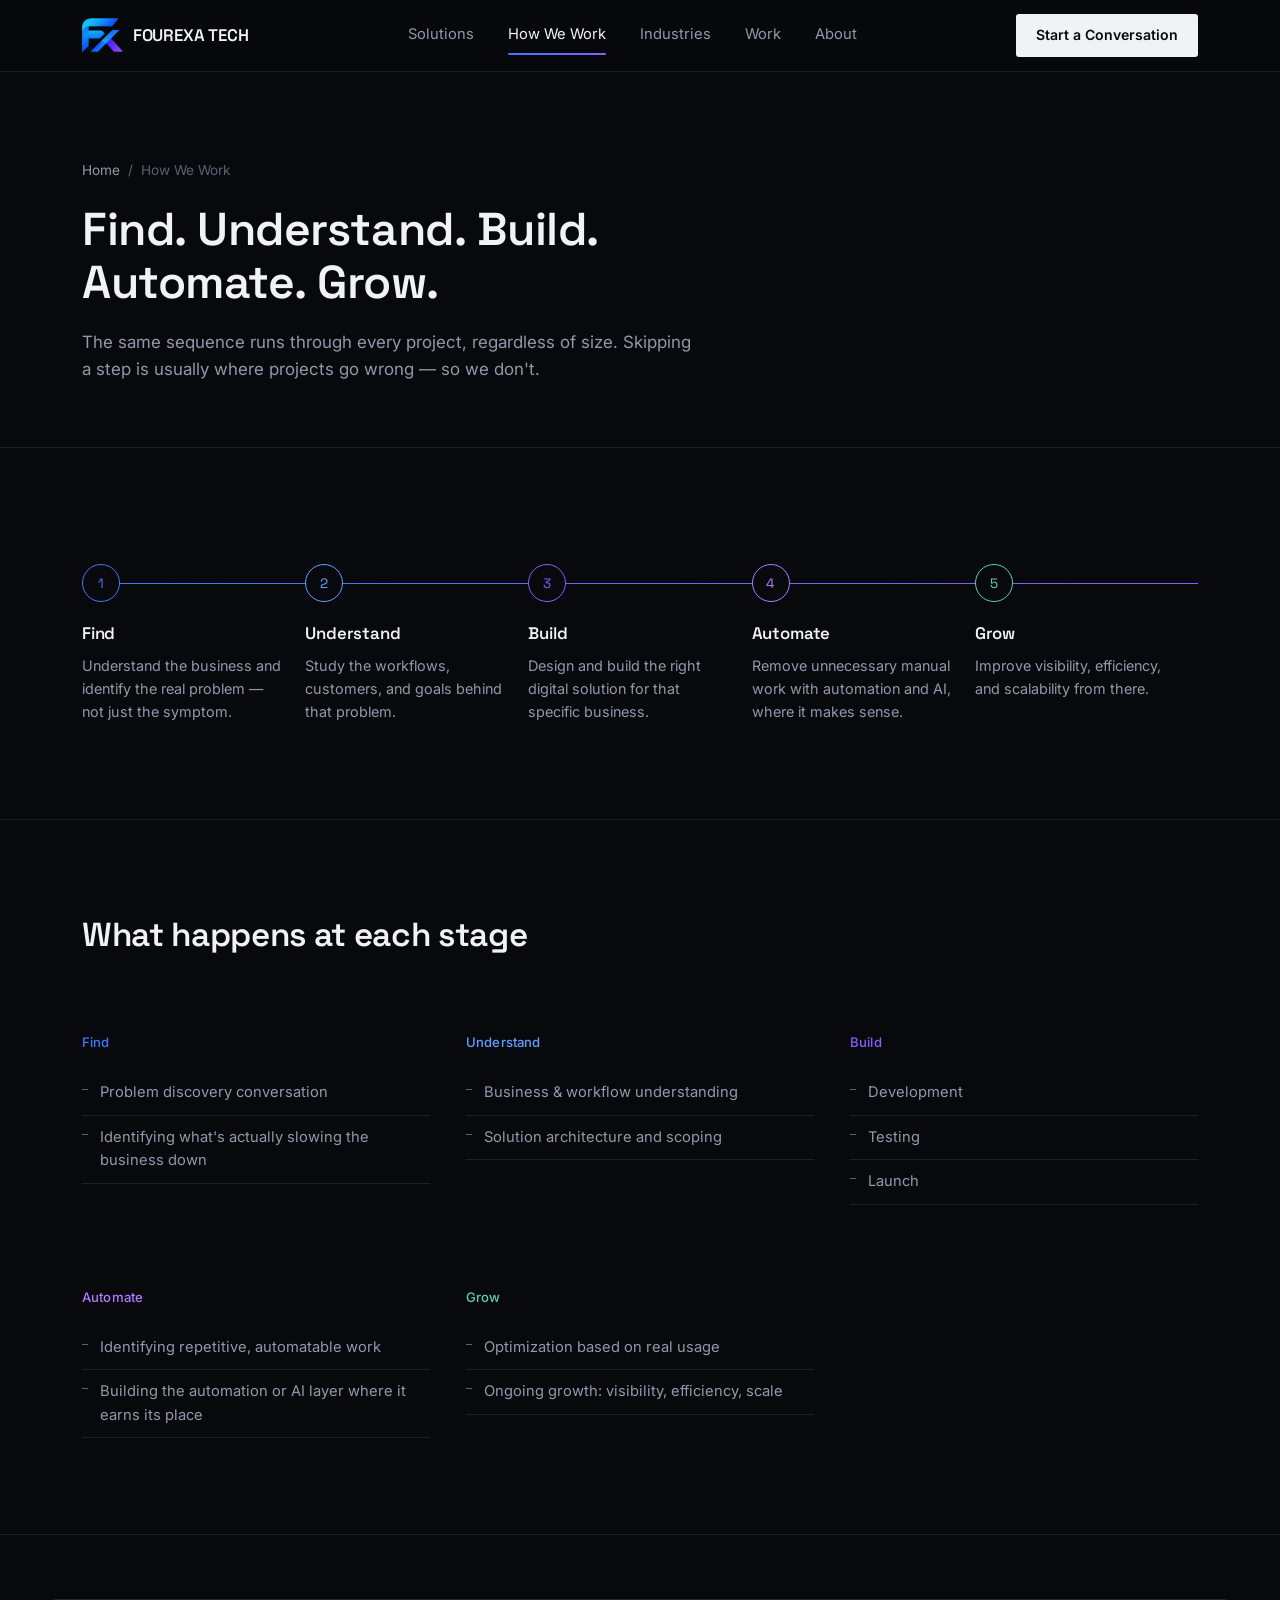
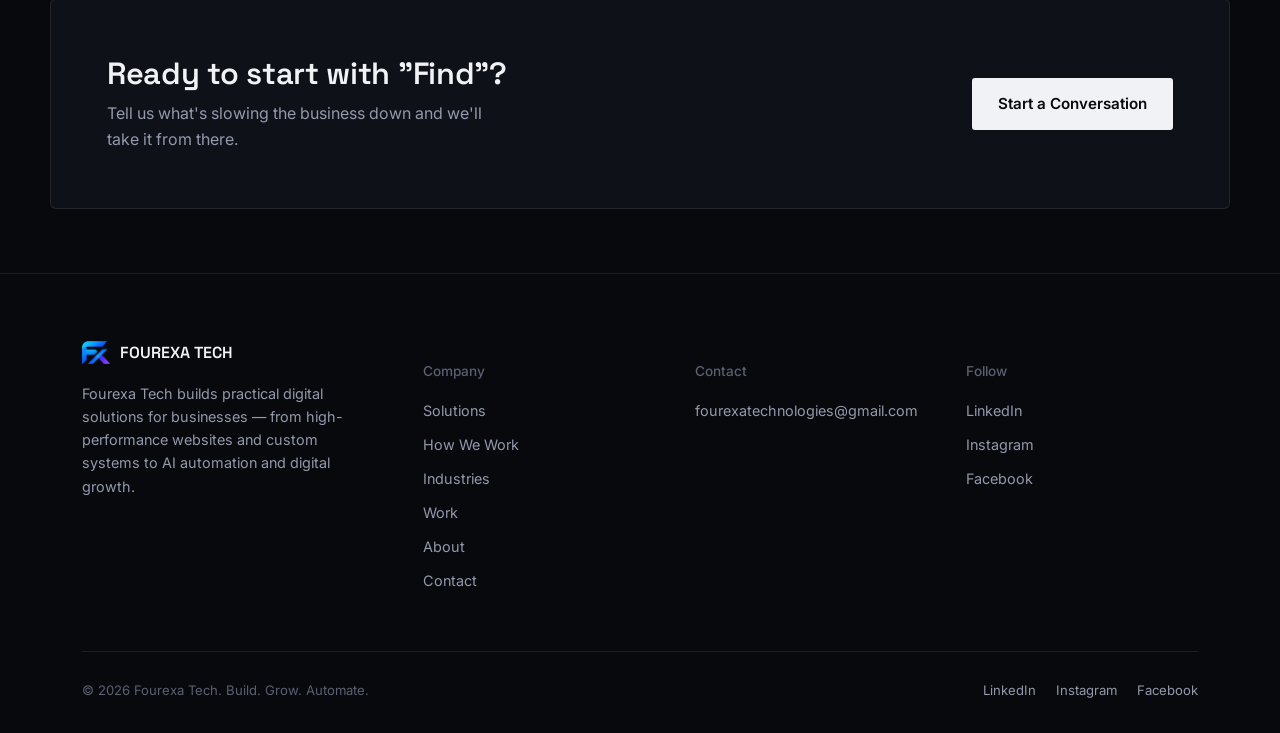
<file: how-we-work.html>
<!DOCTYPE html>
<html lang="en">
<head>
<meta charset="UTF-8">
<meta name="viewport" content="width=device-width, initial-scale=1.0">
<title>How We Work | Fourexa Tech</title>
<meta name="description" content="Fourexa Tech's methodology: Find, Understand, Build, Automate, Grow — a consistent process behind every project.">
<link rel="canonical" href="https://www.fourexatech.com/how-we-work.html">
<meta property="og:title" content="How We Work | Fourexa Tech">
<meta property="og:description" content="Find. Understand. Build. Automate. Grow.">
<meta property="og:image" content="assets/og-image.png">
<link rel="icon" href="assets/favicon.ico" sizes="any">
<link rel="apple-touch-icon" href="assets/apple-touch-icon.png">
<link rel="preconnect" href="https://fonts.googleapis.com">
<link rel="preconnect" href="https://fonts.gstatic.com" crossorigin>
<link href="https://fonts.googleapis.com/css2?family=Space+Grotesk:wght@400;500;600;700&family=Inter:wght@400;500;600&display=swap" rel="stylesheet">
<link rel="stylesheet" href="assets/site.css">
</head>
<body data-page="how-we-work">
<a href="#main" class="skip-link">Skip to content</a>
<header><div id="site-header"></div></header>

<main id="main">
  <section class="page-hero">
    <div class="wrap">
      <div class="breadcrumbs"><a href="index.html">Home</a><span>/</span><span>How We Work</span></div>
      <h1>Find. Understand. Build. Automate. Grow.</h1>
      <p class="lead">The same sequence runs through every project, regardless of size. Skipping a step is usually where projects go wrong — so we don't.</p>
    </div>
  </section>

  <section class="section-pad">
    <div class="wrap">
      <div class="process-wrap">
        <div class="process-track">
          <div class="p-step"><div class="p-num">1</div><h4>Find</h4><p>Understand the business and identify the real problem — not just the symptom.</p></div>
          <div class="p-step"><div class="p-num">2</div><h4>Understand</h4><p>Study the workflows, customers, and goals behind that problem.</p></div>
          <div class="p-step"><div class="p-num">3</div><h4>Build</h4><p>Design and build the right digital solution for that specific business.</p></div>
          <div class="p-step"><div class="p-num">4</div><h4>Automate</h4><p>Remove unnecessary manual work with automation and AI, where it makes sense.</p></div>
          <div class="p-step"><div class="p-num">5</div><h4>Grow</h4><p>Improve visibility, efficiency, and scalability from there.</p></div>
        </div>
      </div>
    </div>
  </section>

  <section class="section-pad" style="border-top:1px solid var(--line);">
    <div class="wrap">
      <div class="section-head"><h2>What happens at each stage</h2></div>
      <div class="sol-detail-cols" style="margin-bottom:60px;">
        <div class="sol-detail-col">
          <h5 style="color:var(--blue);">Find</h5>
          <ul class="substep-list">
            <li>Problem discovery conversation</li>
            <li>Identifying what's actually slowing the business down</li>
          </ul>
        </div>
        <div class="sol-detail-col">
          <h5 style="color:#5ea1ff;">Understand</h5>
          <ul class="substep-list">
            <li>Business &amp; workflow understanding</li>
            <li>Solution architecture and scoping</li>
          </ul>
        </div>
        <div class="sol-detail-col">
          <h5 style="color:#8a5cff;">Build</h5>
          <ul class="substep-list">
            <li>Development</li>
            <li>Testing</li>
            <li>Launch</li>
          </ul>
        </div>
      </div>
      <div class="sol-detail-cols">
        <div class="sol-detail-col">
          <h5 style="color:#b07bff;">Automate</h5>
          <ul class="substep-list">
            <li>Identifying repetitive, automatable work</li>
            <li>Building the automation or AI layer where it earns its place</li>
          </ul>
        </div>
        <div class="sol-detail-col">
          <h5 style="color:var(--green);">Grow</h5>
          <ul class="substep-list">
            <li>Optimization based on real usage</li>
            <li>Ongoing growth: visibility, efficiency, scale</li>
          </ul>
        </div>
        <div class="sol-detail-col"></div>
      </div>
    </div>
  </section>

  <section class="section-pad tight">
    <div class="wrap contact-panel cta-inline">
      <div class="contact-copy">
        <h2 style="margin-bottom:8px;">Ready to start with "Find"?</h2>
        <p>Tell us what's slowing the business down and we'll take it from there.</p>
      </div>
      <div><a href="contact.html" class="btn-primary">Start a Conversation</a></div>
    </div>
  </section>
</main>

<footer><div id="site-footer"></div></footer>

<script src="assets/site-config.js"></script>
<script src="assets/site.js"></script>
</body>
</html>
</file>
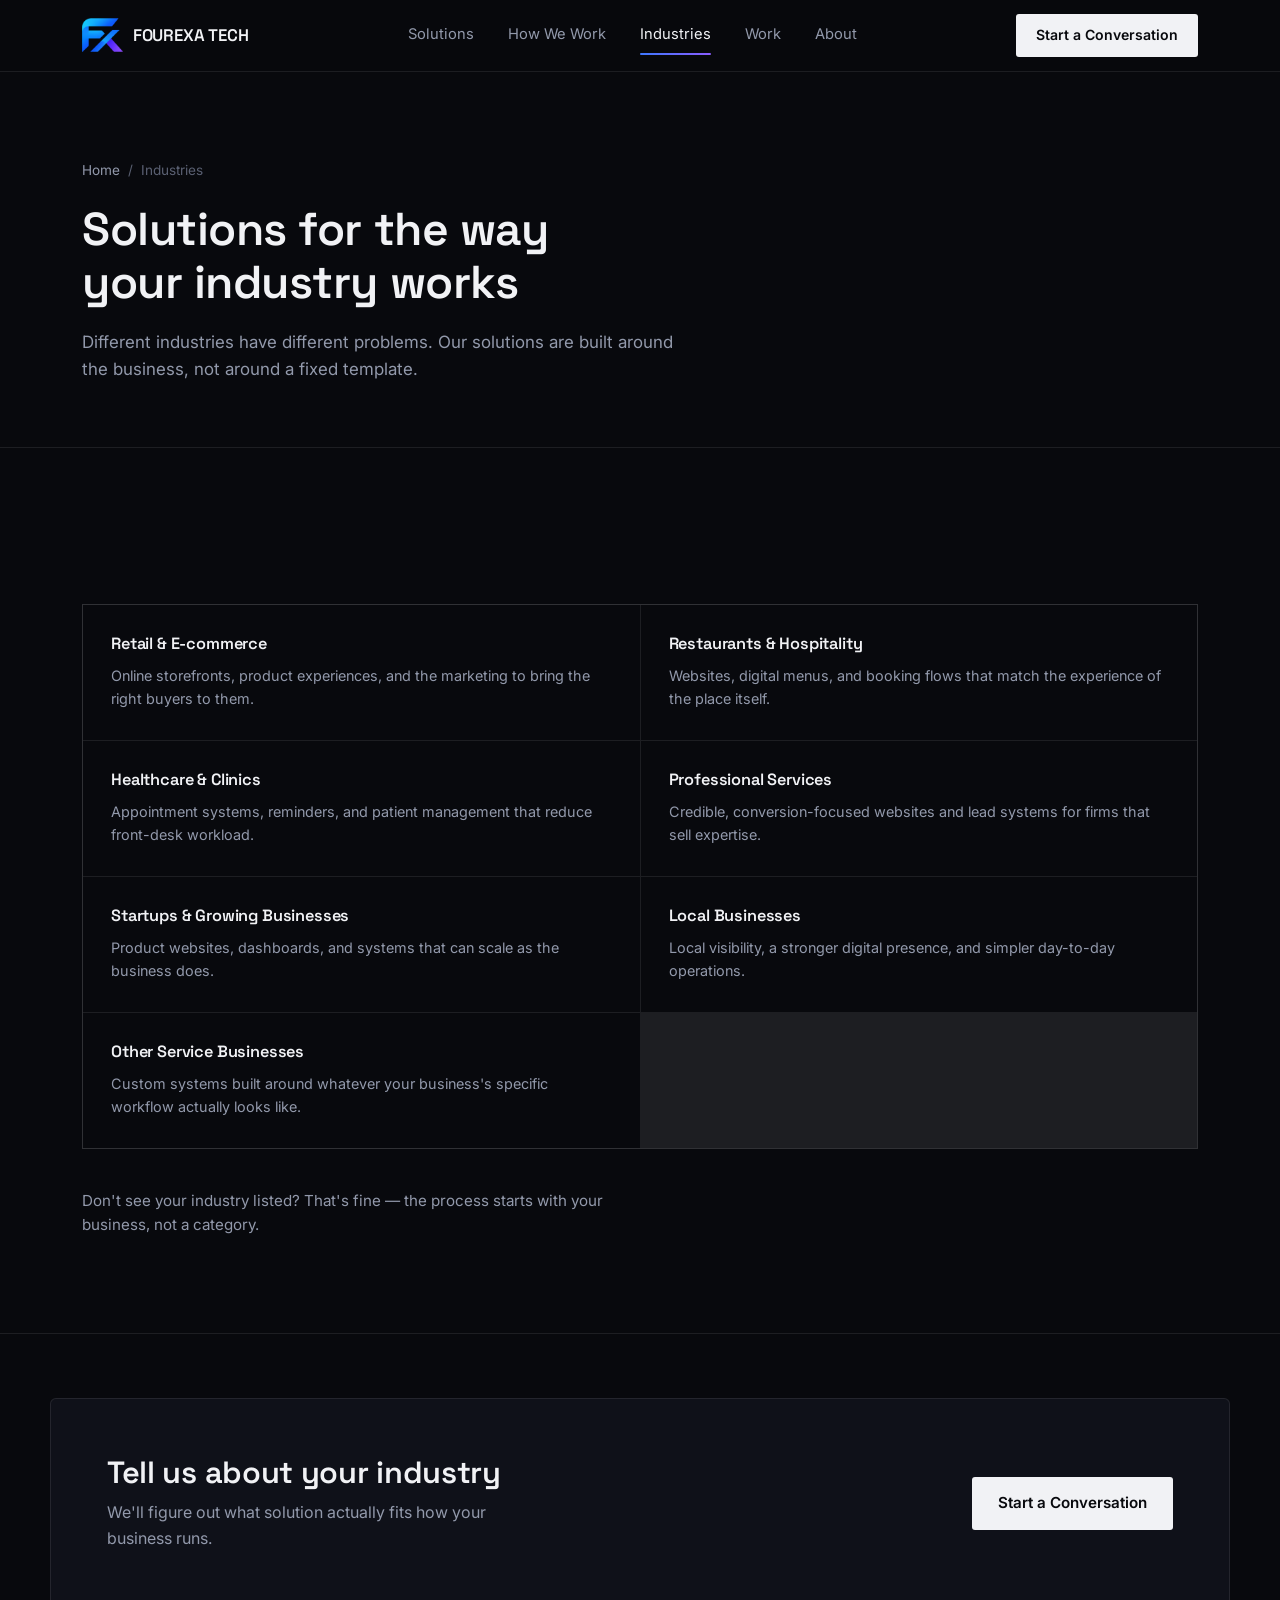
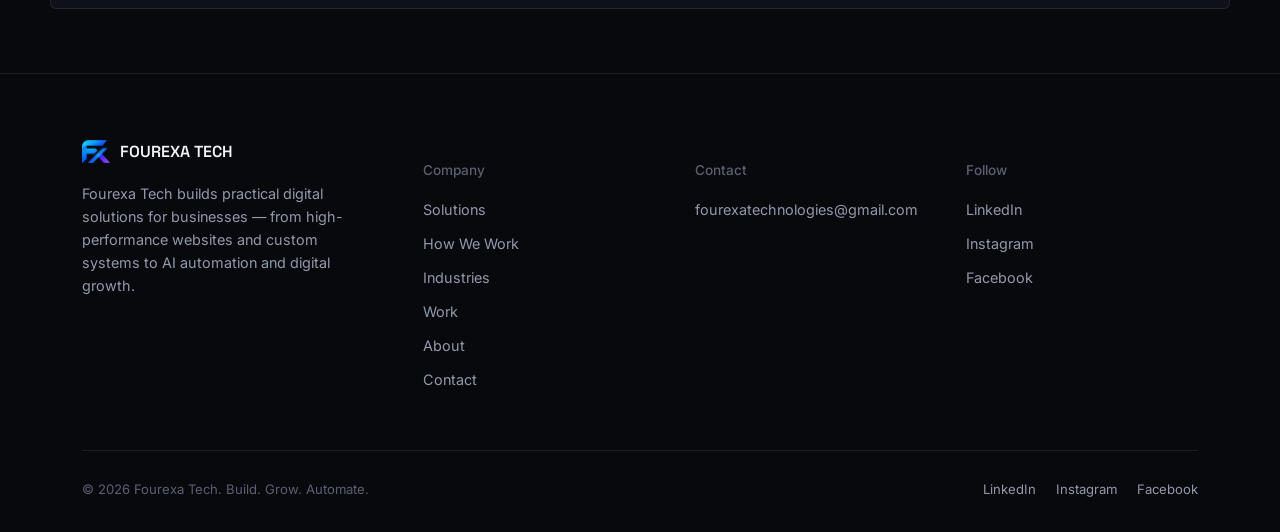
<file: industries.html>
<!DOCTYPE html>
<html lang="en">
<head>
<meta charset="UTF-8">
<meta name="viewport" content="width=device-width, initial-scale=1.0">
<title>Industries | Fourexa Tech</title>
<meta name="description" content="Fourexa Tech works with retail, hospitality, healthcare, professional services, startups, and local businesses — solutions adapted to the business, not a fixed template.">
<link rel="canonical" href="https://www.fourexatech.com/industries.html">
<meta property="og:title" content="Industries | Fourexa Tech">
<meta property="og:description" content="Solutions for the way your industry works.">
<meta property="og:image" content="assets/og-image.png">
<link rel="icon" href="assets/favicon.ico" sizes="any">
<link rel="apple-touch-icon" href="assets/apple-touch-icon.png">
<link rel="preconnect" href="https://fonts.googleapis.com">
<link rel="preconnect" href="https://fonts.gstatic.com" crossorigin>
<link href="https://fonts.googleapis.com/css2?family=Space+Grotesk:wght@400;500;600;700&family=Inter:wght@400;500;600&display=swap" rel="stylesheet">
<link rel="stylesheet" href="assets/site.css">
</head>
<body data-page="industries">
<a href="#main" class="skip-link">Skip to content</a>
<header><div id="site-header"></div></header>

<main id="main">
  <section class="page-hero">
    <div class="wrap">
      <div class="breadcrumbs"><a href="index.html">Home</a><span>/</span><span>Industries</span></div>
      <h1>Solutions for the way your industry works</h1>
      <p class="lead">Different industries have different problems. Our solutions are built around the business, not around a fixed template.</p>
    </div>
  </section>

  <section class="section-pad">
    <div class="wrap">
      <div class="industry-detail-grid">
        <div class="industry-detail-card">
          <h4>Retail &amp; E-commerce</h4>
          <p>Online storefronts, product experiences, and the marketing to bring the right buyers to them.</p>
        </div>
        <div class="industry-detail-card">
          <h4>Restaurants &amp; Hospitality</h4>
          <p>Websites, digital menus, and booking flows that match the experience of the place itself.</p>
        </div>
        <div class="industry-detail-card">
          <h4>Healthcare &amp; Clinics</h4>
          <p>Appointment systems, reminders, and patient management that reduce front-desk workload.</p>
        </div>
        <div class="industry-detail-card">
          <h4>Professional Services</h4>
          <p>Credible, conversion-focused websites and lead systems for firms that sell expertise.</p>
        </div>
        <div class="industry-detail-card">
          <h4>Startups &amp; Growing Businesses</h4>
          <p>Product websites, dashboards, and systems that can scale as the business does.</p>
        </div>
        <div class="industry-detail-card">
          <h4>Local Businesses</h4>
          <p>Local visibility, a stronger digital presence, and simpler day-to-day operations.</p>
        </div>
        <div class="industry-detail-card">
          <h4>Other Service Businesses</h4>
          <p>Custom systems built around whatever your business's specific workflow actually looks like.</p>
        </div>
      </div>
      <p class="industry-note" style="margin-top:40px;">Don't see your industry listed? That's fine — the process starts with your business, not a category.</p>
    </div>
  </section>

  <section class="section-pad tight" style="border-top:1px solid var(--line);">
    <div class="wrap contact-panel cta-inline">
      <div class="contact-copy">
        <h2 style="margin-bottom:8px;">Tell us about your industry</h2>
        <p>We'll figure out what solution actually fits how your business runs.</p>
      </div>
      <div><a href="contact.html" class="btn-primary">Start a Conversation</a></div>
    </div>
  </section>
</main>

<footer><div id="site-footer"></div></footer>

<script src="assets/site-config.js"></script>
<script src="assets/site.js"></script>
</body>
</html>
</file>
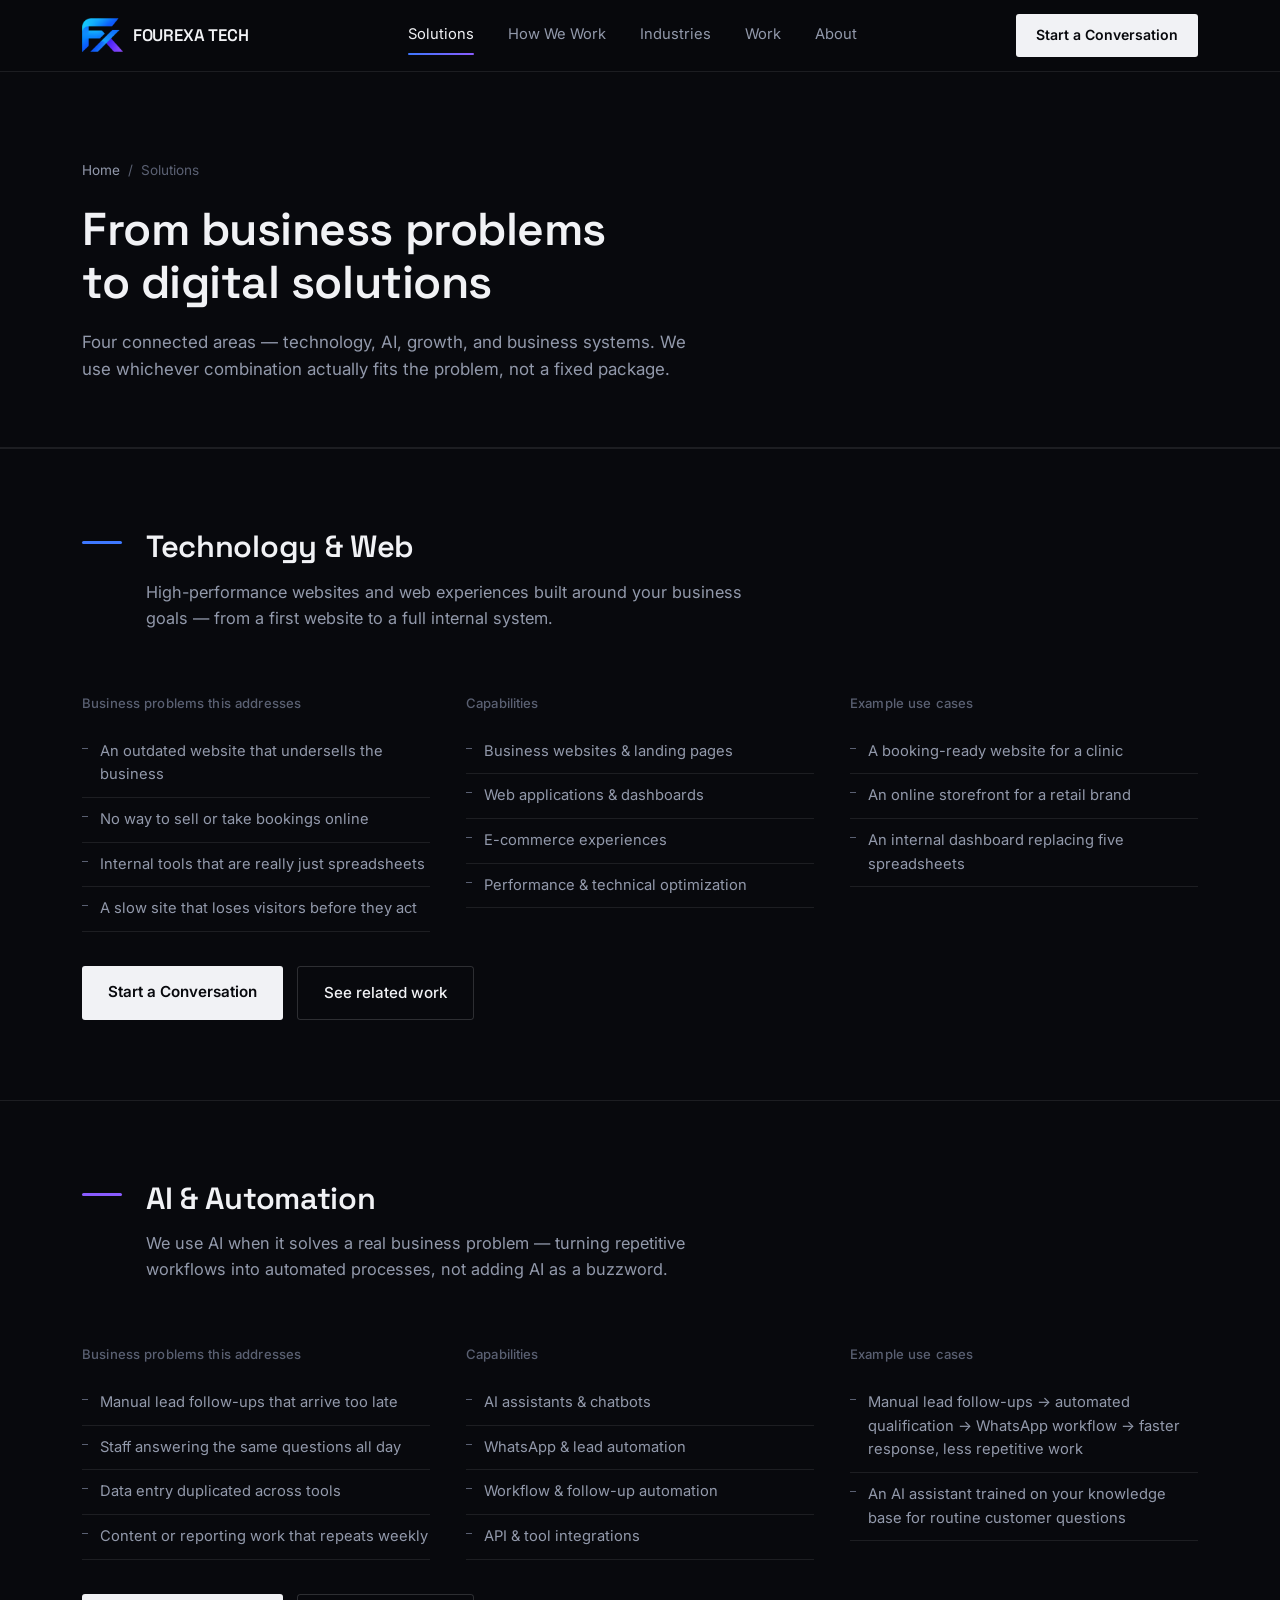
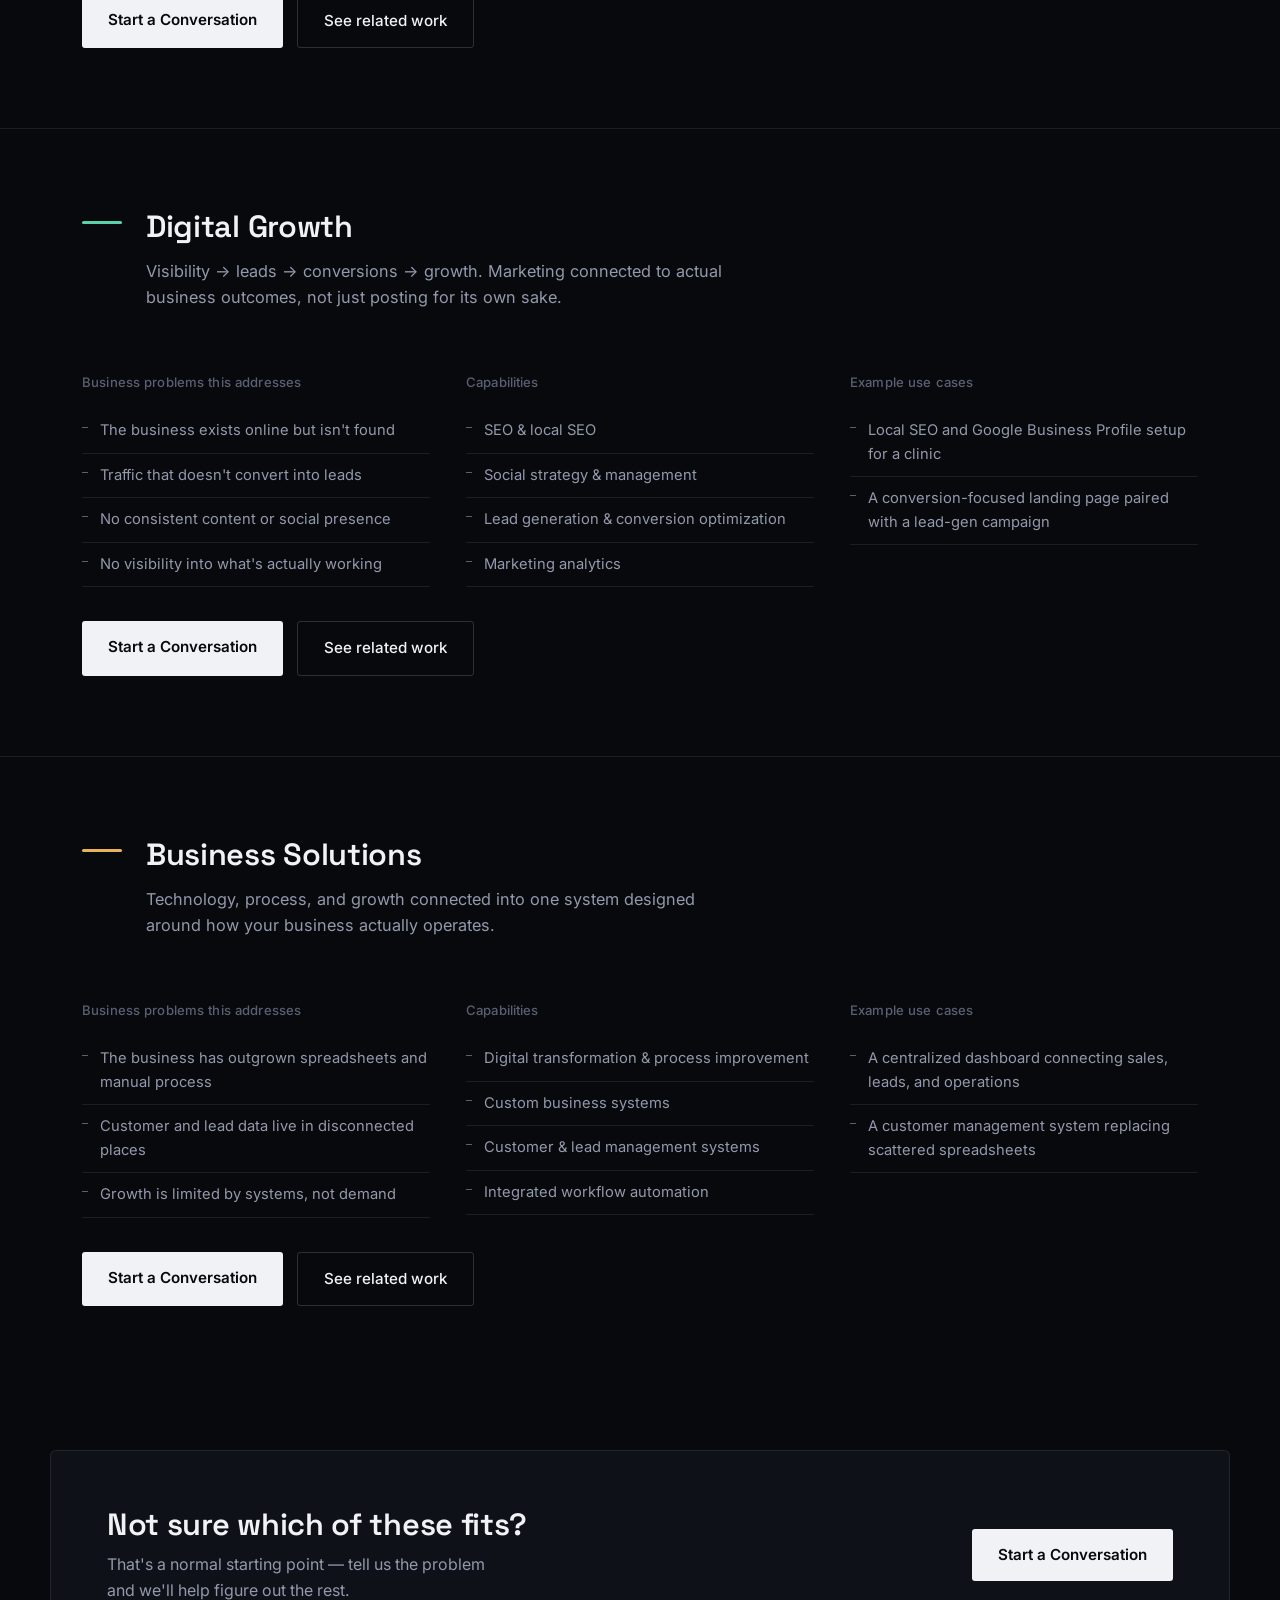
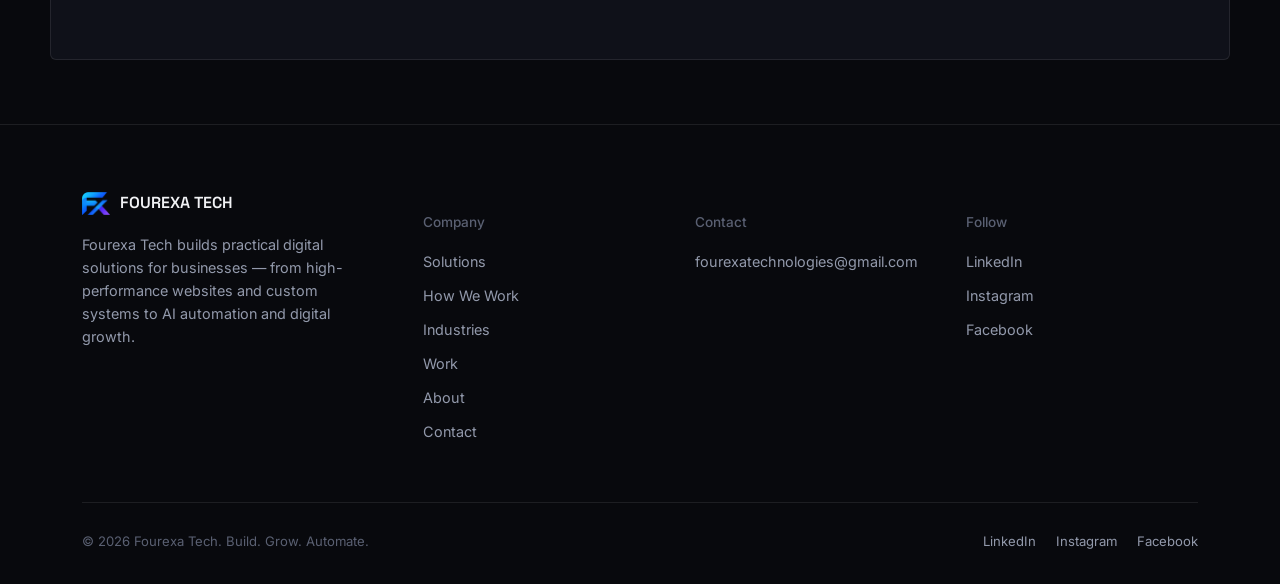
<file: solutions.html>
<!DOCTYPE html>
<html lang="en">
<head>
<meta charset="UTF-8">
<meta name="viewport" content="width=device-width, initial-scale=1.0">
<title>Solutions | Fourexa Tech</title>
<meta name="description" content="Technology & Web, AI & Automation, Digital Growth, and Business Solutions — how Fourexa Tech turns business problems into practical digital systems.">
<link rel="canonical" href="https://www.fourexatech.com/solutions.html">
<meta property="og:title" content="Solutions | Fourexa Tech">
<meta property="og:description" content="Technology and business solutions built around real problems.">
<meta property="og:image" content="assets/og-image.png">
<link rel="icon" href="assets/favicon.ico" sizes="any">
<link rel="apple-touch-icon" href="assets/apple-touch-icon.png">
<link rel="preconnect" href="https://fonts.googleapis.com">
<link rel="preconnect" href="https://fonts.gstatic.com" crossorigin>
<link href="https://fonts.googleapis.com/css2?family=Space+Grotesk:wght@400;500;600;700&family=Inter:wght@400;500;600&display=swap" rel="stylesheet">
<link rel="stylesheet" href="assets/site.css">
</head>
<body data-page="solutions">
<a href="#main" class="skip-link">Skip to content</a>
<header><div id="site-header"></div></header>

<main id="main">
  <section class="page-hero">
    <div class="wrap">
      <div class="breadcrumbs"><a href="index.html">Home</a><span>/</span><span>Solutions</span></div>
      <h1>From business problems to digital solutions</h1>
      <p class="lead">Four connected areas — technology, AI, growth, and business systems. We use whichever combination actually fits the problem, not a fixed package.</p>
    </div>
  </section>

  <section class="sol-detail" id="web-development">
    <div class="wrap">
      <div class="sol-detail-head">
        <div class="sol-detail-tag" style="background:var(--blue);"></div>
        <div>
          <h2>Technology &amp; Web</h2>
          <p class="desc">High-performance websites and web experiences built around your business goals — from a first website to a full internal system.</p>
        </div>
      </div>
      <div class="sol-detail-cols">
        <div class="sol-detail-col">
          <h5>Business problems this addresses</h5>
          <ul>
            <li>An outdated website that undersells the business</li>
            <li>No way to sell or take bookings online</li>
            <li>Internal tools that are really just spreadsheets</li>
            <li>A slow site that loses visitors before they act</li>
          </ul>
        </div>
        <div class="sol-detail-col">
          <h5>Capabilities</h5>
          <ul>
            <li>Business websites &amp; landing pages</li>
            <li>Web applications &amp; dashboards</li>
            <li>E-commerce experiences</li>
            <li>Performance &amp; technical optimization</li>
          </ul>
        </div>
        <div class="sol-detail-col">
          <h5>Example use cases</h5>
          <ul>
            <li>A booking-ready website for a clinic</li>
            <li>An online storefront for a retail brand</li>
            <li>An internal dashboard replacing five spreadsheets</li>
          </ul>
        </div>
      </div>
      <div class="sol-detail-cta">
        <a href="contact.html" class="btn-primary">Start a Conversation</a>
        <a href="work.html" class="btn-secondary">See related work</a>
      </div>
    </div>
  </section>

  <section class="sol-detail" id="ai-automation">
    <div class="wrap">
      <div class="sol-detail-head">
        <div class="sol-detail-tag" style="background:var(--violet);"></div>
        <div>
          <h2>AI &amp; Automation</h2>
          <p class="desc">We use AI when it solves a real business problem — turning repetitive workflows into automated processes, not adding AI as a buzzword.</p>
        </div>
      </div>
      <div class="sol-detail-cols">
        <div class="sol-detail-col">
          <h5>Business problems this addresses</h5>
          <ul>
            <li>Manual lead follow-ups that arrive too late</li>
            <li>Staff answering the same questions all day</li>
            <li>Data entry duplicated across tools</li>
            <li>Content or reporting work that repeats weekly</li>
          </ul>
        </div>
        <div class="sol-detail-col">
          <h5>Capabilities</h5>
          <ul>
            <li>AI assistants &amp; chatbots</li>
            <li>WhatsApp &amp; lead automation</li>
            <li>Workflow &amp; follow-up automation</li>
            <li>API &amp; tool integrations</li>
          </ul>
        </div>
        <div class="sol-detail-col">
          <h5>Example use cases</h5>
          <ul>
            <li>Manual lead follow-ups → automated qualification → WhatsApp workflow → faster response, less repetitive work</li>
            <li>An AI assistant trained on your knowledge base for routine customer questions</li>
          </ul>
        </div>
      </div>
      <div class="sol-detail-cta">
        <a href="contact.html" class="btn-primary">Start a Conversation</a>
        <a href="work.html" class="btn-secondary">See related work</a>
      </div>
    </div>
  </section>

  <section class="sol-detail" id="digital-growth">
    <div class="wrap">
      <div class="sol-detail-head">
        <div class="sol-detail-tag" style="background:var(--green);"></div>
        <div>
          <h2>Digital Growth</h2>
          <p class="desc">Visibility → leads → conversions → growth. Marketing connected to actual business outcomes, not just posting for its own sake.</p>
        </div>
      </div>
      <div class="sol-detail-cols">
        <div class="sol-detail-col">
          <h5>Business problems this addresses</h5>
          <ul>
            <li>The business exists online but isn't found</li>
            <li>Traffic that doesn't convert into leads</li>
            <li>No consistent content or social presence</li>
            <li>No visibility into what's actually working</li>
          </ul>
        </div>
        <div class="sol-detail-col">
          <h5>Capabilities</h5>
          <ul>
            <li>SEO &amp; local SEO</li>
            <li>Social strategy &amp; management</li>
            <li>Lead generation &amp; conversion optimization</li>
            <li>Marketing analytics</li>
          </ul>
        </div>
        <div class="sol-detail-col">
          <h5>Example use cases</h5>
          <ul>
            <li>Local SEO and Google Business Profile setup for a clinic</li>
            <li>A conversion-focused landing page paired with a lead-gen campaign</li>
          </ul>
        </div>
      </div>
      <div class="sol-detail-cta">
        <a href="contact.html" class="btn-primary">Start a Conversation</a>
        <a href="work.html" class="btn-secondary">See related work</a>
      </div>
    </div>
  </section>

  <section class="sol-detail" id="business-solutions">
    <div class="wrap">
      <div class="sol-detail-head">
        <div class="sol-detail-tag" style="background:var(--amber);"></div>
        <div>
          <h2>Business Solutions</h2>
          <p class="desc">Technology, process, and growth connected into one system designed around how your business actually operates.</p>
        </div>
      </div>
      <div class="sol-detail-cols">
        <div class="sol-detail-col">
          <h5>Business problems this addresses</h5>
          <ul>
            <li>The business has outgrown spreadsheets and manual process</li>
            <li>Customer and lead data live in disconnected places</li>
            <li>Growth is limited by systems, not demand</li>
          </ul>
        </div>
        <div class="sol-detail-col">
          <h5>Capabilities</h5>
          <ul>
            <li>Digital transformation &amp; process improvement</li>
            <li>Custom business systems</li>
            <li>Customer &amp; lead management systems</li>
            <li>Integrated workflow automation</li>
          </ul>
        </div>
        <div class="sol-detail-col">
          <h5>Example use cases</h5>
          <ul>
            <li>A centralized dashboard connecting sales, leads, and operations</li>
            <li>A customer management system replacing scattered spreadsheets</li>
          </ul>
        </div>
      </div>
      <div class="sol-detail-cta">
        <a href="contact.html" class="btn-primary">Start a Conversation</a>
        <a href="work.html" class="btn-secondary">See related work</a>
      </div>
    </div>
  </section>

  <section class="section-pad tight">
    <div class="wrap contact-panel cta-inline">
      <div class="contact-copy">
        <h2 style="margin-bottom:8px;">Not sure which of these fits?</h2>
        <p>That's a normal starting point — tell us the problem and we'll help figure out the rest.</p>
      </div>
      <div><a href="contact.html" class="btn-primary">Start a Conversation</a></div>
    </div>
  </section>
</main>

<footer><div id="site-footer"></div></footer>

<script src="assets/site-config.js"></script>
<script src="assets/site.js"></script>
</body>
</html>
</file>
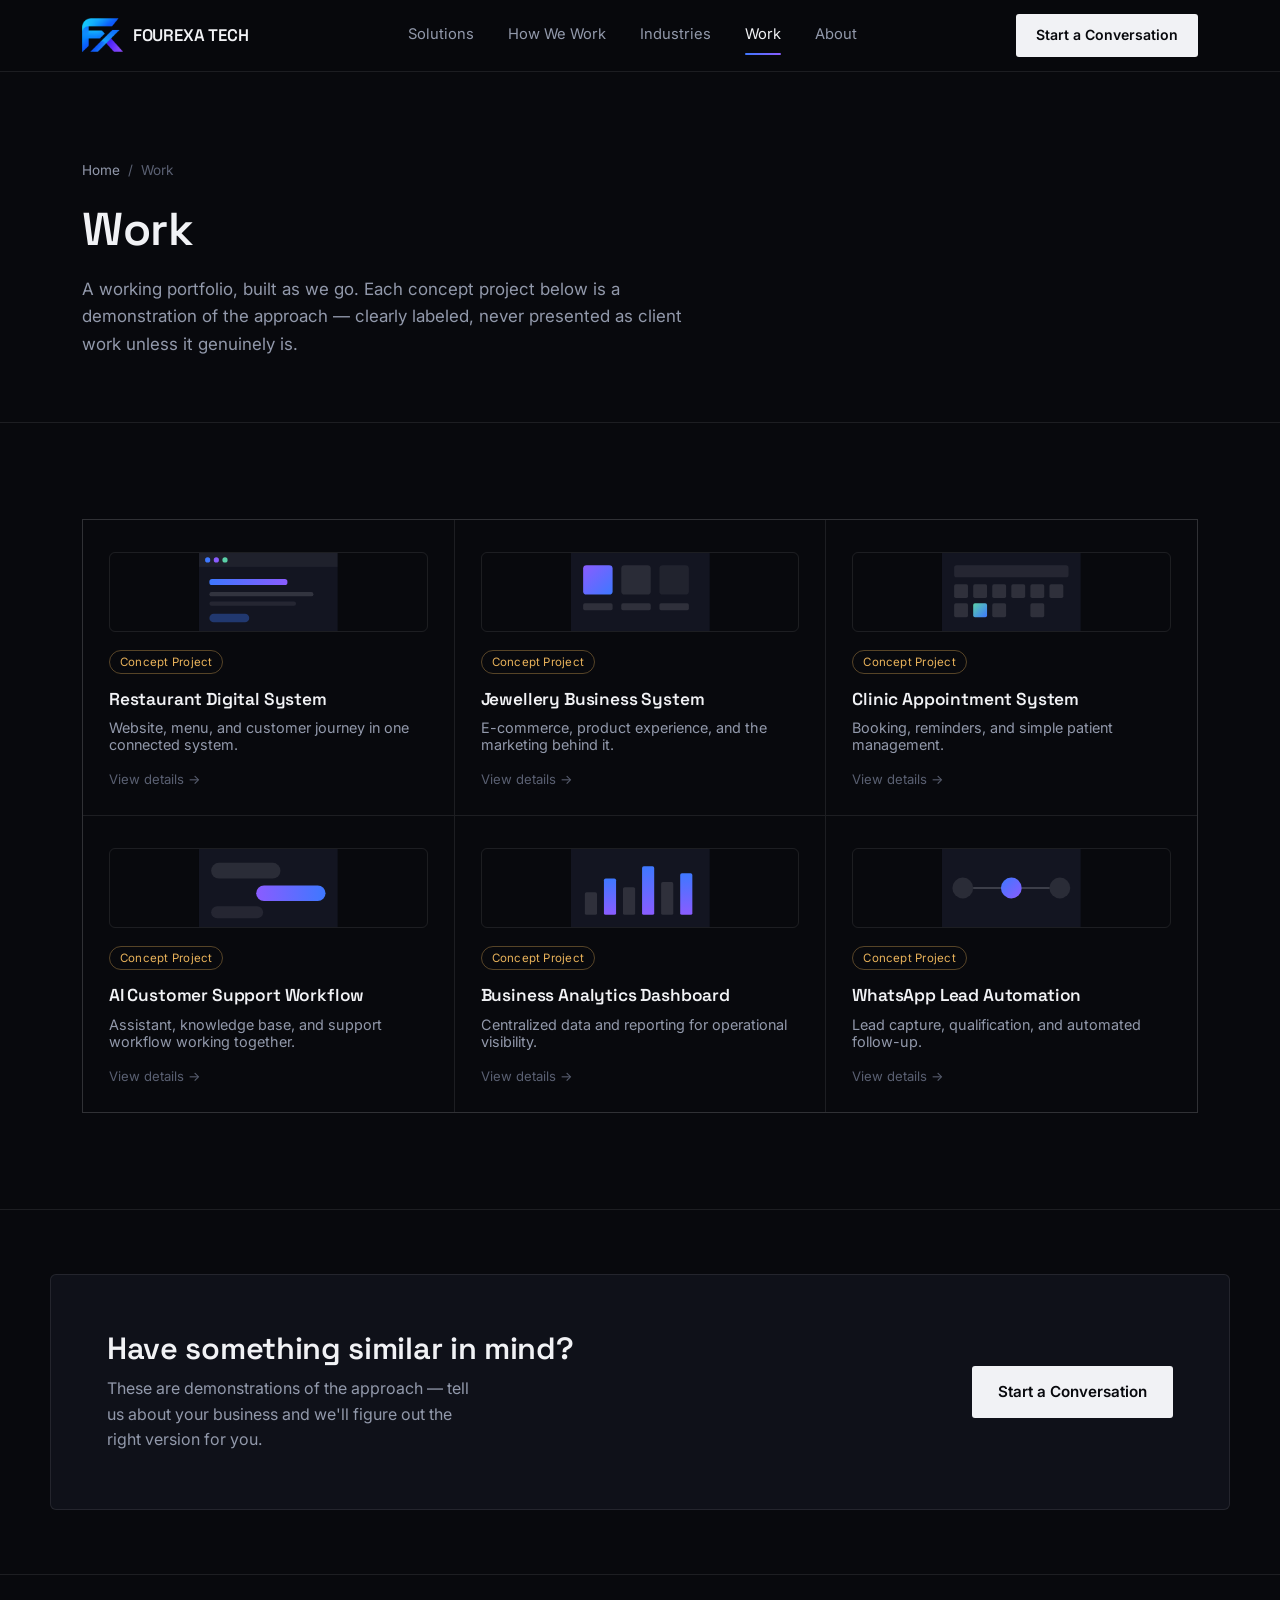
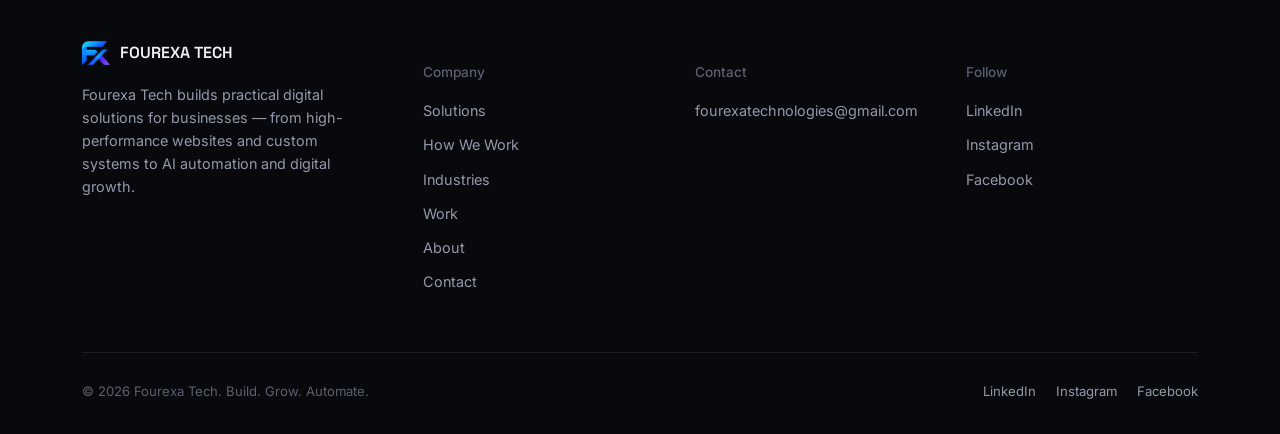
<file: work.html>
<!DOCTYPE html>
<html lang="en">
<head>
<meta charset="UTF-8">
<meta name="viewport" content="width=device-width, initial-scale=1.0">
<title>Work | Fourexa Tech</title>
<meta name="description" content="Concept and demonstration projects showing how Fourexa Tech's approach applies to real business scenarios — clearly labeled, never presented as client work.">
<link rel="canonical" href="https://www.fourexatech.com/work.html">
<meta property="og:title" content="Work | Fourexa Tech">
<meta property="og:description" content="Concept projects demonstrating the Fourexa Tech approach.">
<meta property="og:image" content="assets/og-image.png">
<link rel="icon" href="assets/favicon.ico" sizes="any">
<link rel="apple-touch-icon" href="assets/apple-touch-icon.png">
<link rel="preconnect" href="https://fonts.googleapis.com">
<link rel="preconnect" href="https://fonts.gstatic.com" crossorigin>
<link href="https://fonts.googleapis.com/css2?family=Space+Grotesk:wght@400;500;600;700&family=Inter:wght@400;500;600&display=swap" rel="stylesheet">
<link rel="stylesheet" href="assets/site.css">
</head>
<body data-page="work">
<a href="#main" class="skip-link">Skip to content</a>
<header><div id="site-header"></div></header>

<main id="main">
  <section class="page-hero">
    <div class="wrap">
      <div class="breadcrumbs"><a href="index.html">Home</a><span>/</span><span>Work</span></div>
      <h1>Work</h1>
      <p class="lead">A working portfolio, built as we go. Each concept project below is a demonstration of the approach — clearly labeled, never presented as client work unless it genuinely is.</p>
    </div>
  </section>

  <section class="section-pad">
    <div class="wrap">
      <div class="work-grid">
        <button class="work-card" data-work-item="restaurant-digital-system" aria-haspopup="dialog">
          <div>
            <div class="work-visual" aria-hidden="true"><svg viewBox="0 0 160 90"><rect width="160" height="90" fill="var(--bg-raised-2)"/><rect width="160" height="16" fill="rgba(241,242,245,0.05)"/><circle cx="10" cy="8" r="3" fill="var(--blue)"/><circle cx="20" cy="8" r="3" fill="var(--violet)"/><circle cx="30" cy="8" r="3" fill="var(--green)"/><rect x="12" y="30" width="90" height="7" rx="3" fill="url(#wg1)"/><rect x="12" y="45" width="120" height="5" rx="2.5" fill="rgba(241,242,245,0.14)"/><rect x="12" y="56" width="100" height="5" rx="2.5" fill="rgba(241,242,245,0.08)"/><rect x="12" y="70" width="46" height="10" rx="5" fill="var(--blue)" opacity="0.35"/><defs><linearGradient id="wg1" x1="0" y1="0" x2="1" y2="0"><stop offset="0" stop-color="var(--blue)"/><stop offset="1" stop-color="var(--violet)"/></linearGradient></defs></svg></div>
            <span class="work-tag">Concept Project</span><h4>Restaurant Digital System</h4><p>Website, menu, and customer journey in one connected system.</p>
          </div>
          <span class="open-hint">View details →</span>
        </button>
        <button class="work-card" data-work-item="jewellery-business-system" aria-haspopup="dialog">
          <div>
            <div class="work-visual" aria-hidden="true"><svg viewBox="0 0 160 90"><rect width="160" height="90" fill="var(--bg-raised-2)"/><rect x="14" y="14" width="34" height="34" rx="4" fill="url(#wg2)"/><rect x="58" y="14" width="34" height="34" rx="4" fill="rgba(241,242,245,0.10)"/><rect x="102" y="14" width="34" height="34" rx="4" fill="rgba(241,242,245,0.06)"/><rect x="14" y="58" width="34" height="8" rx="2" fill="rgba(241,242,245,0.12)"/><rect x="58" y="58" width="34" height="8" rx="2" fill="rgba(241,242,245,0.12)"/><rect x="102" y="58" width="34" height="8" rx="2" fill="rgba(241,242,245,0.12)"/><defs><linearGradient id="wg2" x1="0" y1="0" x2="1" y2="1"><stop offset="0" stop-color="var(--violet)"/><stop offset="1" stop-color="var(--blue)"/></linearGradient></defs></svg></div>
            <span class="work-tag">Concept Project</span><h4>Jewellery Business System</h4><p>E-commerce, product experience, and the marketing behind it.</p>
          </div>
          <span class="open-hint">View details →</span>
        </button>
        <button class="work-card" data-work-item="clinic-appointment-system" aria-haspopup="dialog">
          <div>
            <div class="work-visual" aria-hidden="true"><svg viewBox="0 0 160 90"><rect width="160" height="90" fill="var(--bg-raised-2)"/><rect x="14" y="14" width="132" height="14" rx="3" fill="rgba(241,242,245,0.08)"/><g fill="rgba(241,242,245,0.12)"><rect x="14" y="36" width="16" height="16" rx="2"/><rect x="36" y="36" width="16" height="16" rx="2"/><rect x="58" y="36" width="16" height="16" rx="2"/><rect x="80" y="36" width="16" height="16" rx="2"/><rect x="102" y="36" width="16" height="16" rx="2"/><rect x="124" y="36" width="16" height="16" rx="2"/><rect x="14" y="58" width="16" height="16" rx="2"/><rect x="58" y="58" width="16" height="16" rx="2"/><rect x="102" y="58" width="16" height="16" rx="2"/></g><rect x="36" y="58" width="16" height="16" rx="2" fill="url(#wg3)"/><defs><linearGradient id="wg3" x1="0" y1="0" x2="1" y2="1"><stop offset="0" stop-color="var(--green)"/><stop offset="1" stop-color="var(--blue)"/></linearGradient></defs></svg></div>
            <span class="work-tag">Concept Project</span><h4>Clinic Appointment System</h4><p>Booking, reminders, and simple patient management.</p>
          </div>
          <span class="open-hint">View details →</span>
        </button>
        <button class="work-card" data-work-item="ai-customer-support" aria-haspopup="dialog">
          <div>
            <div class="work-visual" aria-hidden="true"><svg viewBox="0 0 160 90"><rect width="160" height="90" fill="var(--bg-raised-2)"/><rect x="14" y="16" width="80" height="18" rx="9" fill="rgba(241,242,245,0.10)"/><rect x="66" y="42" width="80" height="18" rx="9" fill="url(#wg4)"/><rect x="14" y="66" width="60" height="14" rx="7" fill="rgba(241,242,245,0.08)"/><defs><linearGradient id="wg4" x1="0" y1="0" x2="1" y2="0"><stop offset="0" stop-color="var(--violet)"/><stop offset="1" stop-color="var(--blue)"/></linearGradient></defs></svg></div>
            <span class="work-tag">Concept Project</span><h4>AI Customer Support Workflow</h4><p>Assistant, knowledge base, and support workflow working together.</p>
          </div>
          <span class="open-hint">View details →</span>
        </button>
        <button class="work-card" data-work-item="business-analytics-dashboard" aria-haspopup="dialog">
          <div>
            <div class="work-visual" aria-hidden="true"><svg viewBox="0 0 160 90"><rect width="160" height="90" fill="var(--bg-raised-2)"/><rect x="16" y="50" width="14" height="26" rx="2" fill="rgba(241,242,245,0.12)"/><rect x="38" y="34" width="14" height="42" rx="2" fill="url(#wg5)"/><rect x="60" y="44" width="14" height="32" rx="2" fill="rgba(241,242,245,0.12)"/><rect x="82" y="20" width="14" height="56" rx="2" fill="url(#wg5)"/><rect x="104" y="38" width="14" height="38" rx="2" fill="rgba(241,242,245,0.12)"/><rect x="126" y="28" width="14" height="48" rx="2" fill="url(#wg5)"/><defs><linearGradient id="wg5" x1="0" y1="0" x2="0" y2="1"><stop offset="0" stop-color="var(--blue)"/><stop offset="1" stop-color="var(--violet)"/></linearGradient></defs></svg></div>
            <span class="work-tag">Concept Project</span><h4>Business Analytics Dashboard</h4><p>Centralized data and reporting for operational visibility.</p>
          </div>
          <span class="open-hint">View details →</span>
        </button>
        <button class="work-card" data-work-item="whatsapp-lead-automation" aria-haspopup="dialog">
          <div>
            <div class="work-visual" aria-hidden="true"><svg viewBox="0 0 160 90"><rect width="160" height="90" fill="var(--bg-raised-2)"/><circle cx="24" cy="45" r="12" fill="rgba(241,242,245,0.1)"/><circle cx="80" cy="45" r="12" fill="url(#wg6)"/><circle cx="136" cy="45" r="12" fill="rgba(241,242,245,0.1)"/><line x1="36" y1="45" x2="68" y2="45" stroke="rgba(241,242,245,0.25)" stroke-width="2"/><line x1="92" y1="45" x2="124" y2="45" stroke="rgba(241,242,245,0.25)" stroke-width="2"/><defs><linearGradient id="wg6" x1="0" y1="0" x2="1" y2="1"><stop offset="0" stop-color="var(--blue)"/><stop offset="1" stop-color="var(--violet)"/></linearGradient></defs></svg></div>
            <span class="work-tag">Concept Project</span><h4>WhatsApp Lead Automation</h4><p>Lead capture, qualification, and automated follow-up.</p>
          </div>
          <span class="open-hint">View details →</span>
        </button>
      </div>
    </div>
  </section>

  <section class="section-pad tight" style="border-top:1px solid var(--line);">
    <div class="wrap contact-panel cta-inline">
      <div class="contact-copy">
        <h2 style="margin-bottom:8px;">Have something similar in mind?</h2>
        <p>These are demonstrations of the approach — tell us about your business and we'll figure out the right version for you.</p>
      </div>
      <div><a href="contact.html" class="btn-primary">Start a Conversation</a></div>
    </div>
  </section>
</main>

<div class="modal-overlay" id="workModal" aria-hidden="true">
  <div class="modal-panel" role="dialog" aria-modal="true" aria-labelledby="modalTitle"></div>
</div>

<footer><div id="site-footer"></div></footer>

<script src="assets/site-config.js"></script>
<script src="assets/work-data.js"></script>
<script src="assets/site.js"></script>
</body>
</html>
</file>
<file: assets/site.css>
:root{
  --bg: #08090d;
  --bg-raised: #0f1119;
  --bg-raised-2: #131521;
  --ink: #f1f2f5;
  --ink-dim: #9299ab;
  --ink-faint: #5a6072;
  --line: rgba(241,242,245,0.09);
  --line-strong: rgba(241,242,245,0.16);
  --blue: #3e78ff;
  --violet: #8a5cff;
  --green: #5ad1a8;
  --amber: #e8b25a;
  --grad: linear-gradient(120deg, var(--blue), var(--violet));
  --radius: 3px;
  --maxw: 1180px;
  --danger: #ff6b6b;
}

*{box-sizing:border-box;}
html{scroll-behavior:smooth;}
body{
  margin:0;
  background:var(--bg);
  color:var(--ink);
  font-family:'Inter',system-ui,sans-serif;
  font-size:16px;
  line-height:1.6;
  -webkit-font-smoothing:antialiased;
}
h1,h2,h3,h4{
  font-family:'Space Grotesk',system-ui,sans-serif;
  font-weight:600;
  line-height:1.15;
  margin:0;
  letter-spacing:-0.01em;
}
p{margin:0;}
a{color:inherit;text-decoration:none;}
img{max-width:100%;display:block;}
ul{margin:0;padding:0;list-style:none;}
button{font-family:inherit;cursor:pointer;}
::selection{background:var(--violet);color:#fff;}
:focus-visible{outline:2px solid var(--blue);outline-offset:3px;}

.wrap{max-width:var(--maxw);margin:0 auto;padding:0 32px;}
section{position:relative;}

@media (prefers-reduced-motion: reduce){
  *,*::before,*::after{
    animation-duration:.01ms !important;
    animation-delay:0s !important;
    animation-iteration-count:1 !important;
    transition-duration:.01ms !important;
    scroll-behavior:auto !important;
  }
}

/* ---------- SKIP LINK ---------- */
.skip-link{
  position:absolute;left:16px;top:-60px;
  background:var(--ink);color:#08090d;padding:10px 18px;border-radius:var(--radius);
  font-size:0.9rem;font-weight:600;z-index:1000;transition:top .2s ease;
}
.skip-link:focus{top:16px;}

/* ---------- NAV ---------- */
header{
  position:sticky;top:0;z-index:100;
  background:rgba(8,9,13,0.82);
  backdrop-filter:blur(10px);
  border-bottom:1px solid var(--line);
}
.nav{
  display:flex;align-items:center;justify-content:space-between;
  padding:14px 32px;max-width:var(--maxw);margin:0 auto;
}
.brand{display:flex;align-items:center;gap:10px;}
.brand img{height:34px;width:auto;object-fit:contain;}
.brand span{font-family:'Space Grotesk';font-size:1.05rem;font-weight:600;letter-spacing:-0.01em;white-space:nowrap;}
nav.links{display:flex;gap:34px;align-items:center;}
nav.links a{
  font-size:0.92rem;color:var(--ink-dim);
  transition:color .18s ease;
  position:relative;
  padding:4px 0;
}
nav.links a:hover{color:var(--ink);}
nav.links a[aria-current="page"]{color:var(--ink);}
nav.links a[aria-current="page"]::after{
  content:'';position:absolute;left:0;right:0;bottom:-4px;height:2px;background:var(--grad);border-radius:2px;
}
.nav-cta{
  font-size:0.88rem;font-weight:600;
  padding:10px 20px;border-radius:var(--radius);
  background:var(--ink);color:#08090d;
  transition:transform .18s ease, background .18s ease;
  white-space:nowrap;
}
.nav-cta:hover{transform:translateY(-1px);background:#fff;}

.menu-btn{
  display:none;background:none;border:1px solid var(--line-strong);border-radius:var(--radius);
  color:var(--ink);width:44px;height:44px;align-items:center;justify-content:center;
}
.menu-btn svg{width:18px;height:18px;}

/* ---------- MOBILE MENU ---------- */
.mobile-menu{
  position:fixed;inset:0;z-index:200;
  background:var(--bg);
  display:flex;flex-direction:column;
  transform:translateX(100%);
  transition:transform .3s cubic-bezier(.16,1,.3,1);
  visibility:hidden;
}
.mobile-menu.open{transform:translateX(0);visibility:visible;}
.mobile-menu-top{
  display:flex;justify-content:space-between;align-items:center;padding:14px 20px;
  border-bottom:1px solid var(--line);
}
.mobile-menu-close{
  background:none;border:1px solid var(--line-strong);border-radius:var(--radius);
  color:var(--ink);width:44px;height:44px;display:flex;align-items:center;justify-content:center;
}
.mobile-menu-links{
  display:flex;flex-direction:column;padding:24px 20px;gap:4px;overflow-y:auto;
}
.mobile-menu-links a{
  font-family:'Space Grotesk';font-size:1.4rem;padding:14px 4px;border-bottom:1px solid var(--line);color:var(--ink-dim);
}
.mobile-menu-links a[aria-current="page"]{color:var(--ink);}
.mobile-menu-cta{margin:auto 20px 28px;}
.mobile-menu-cta a{
  display:block;text-align:center;padding:16px;background:var(--ink);color:#08090d;
  font-weight:600;border-radius:var(--radius);
}
body.menu-open{overflow:hidden;}

/* ---------- PAGE HERO (interior pages) ---------- */
.page-hero{padding:88px 0 64px;border-bottom:1px solid var(--line);}
.breadcrumbs{
  display:flex;gap:8px;align-items:center;margin-bottom:22px;font-size:0.85rem;color:var(--ink-faint);
}
.breadcrumbs a{color:var(--ink-dim);transition:color .18s ease;}
.breadcrumbs a:hover{color:var(--ink);}
.page-hero h1{font-size:clamp(2rem,3.6vw,2.9rem);max-width:18ch;}
.page-hero p.lead{margin-top:20px;color:var(--ink-dim);font-size:1.06rem;max-width:56ch;}

/* ---------- BUTTONS ---------- */
.btn-primary{
  padding:14px 26px;background:var(--ink);color:#08090d;
  font-weight:600;font-size:0.95rem;border-radius:var(--radius);
  transition:transform .18s ease, box-shadow .18s ease;
  display:inline-block;border:none;
}
.btn-primary:hover{transform:translateY(-2px);box-shadow:0 10px 30px rgba(62,120,255,0.18);}
.btn-primary:disabled{opacity:0.6;cursor:not-allowed;transform:none;box-shadow:none;}
.btn-secondary{
  padding:14px 26px;border:1px solid var(--line-strong);color:var(--ink);
  font-weight:500;font-size:0.95rem;border-radius:var(--radius);
  transition:border-color .18s ease, background .18s ease;
  display:inline-block;background:none;
}
.btn-secondary:hover{border-color:var(--ink-dim);background:rgba(255,255,255,0.03);}
.hero-actions{margin-top:34px;display:flex;gap:16px;flex-wrap:wrap;}

/* ---------- SECTION HEADING ---------- */
.section-head{max-width:640px;margin-bottom:56px;}
.section-head h2{font-size:clamp(1.7rem,2.6vw,2.3rem);}
.section-head p{margin-top:14px;color:var(--ink-dim);font-size:1.02rem;}
.section-pad{padding:96px 0;}
.section-pad.tight{padding:64px 0;}
.section-pad + .section-pad{border-top:1px solid var(--line);}

/* ---------- HERO (home) ---------- */
.hero{padding:88px 0 88px;overflow:hidden;}
.hero .wrap{display:grid;grid-template-columns:1.05fr 0.95fr;gap:56px;align-items:center;}
.hero-eyebrow-line{display:flex;align-items:center;gap:10px;margin-bottom:26px;}
.hero-eyebrow-line .dot{width:6px;height:6px;border-radius:50%;background:var(--grad);}
.hero-eyebrow-line span{font-size:0.85rem;color:var(--ink-dim);}
.hero h1{font-size:clamp(2.3rem, 4.4vw, 3.5rem);max-width:14ch;}
.hero h1 .line{display:block;overflow:hidden;}
.hero h1 .line span{display:block;transform:translateY(100%);animation:riseUp .7s cubic-bezier(.16,1,.3,1) forwards;}
.hero h1 .line:nth-child(1) span{animation-delay:.05s;}
.hero h1 .line:nth-child(2) span{animation-delay:.15s;}
.hero h1 .line:nth-child(3) span{animation-delay:.25s;background:var(--grad);-webkit-background-clip:text;background-clip:text;color:transparent;}
@keyframes riseUp{to{transform:translateY(0);}}
.hero p.sub{margin-top:26px;font-size:1.08rem;color:var(--ink-dim);max-width:46ch;opacity:0;animation:fadeIn .7s ease forwards;animation-delay:.5s;}
@keyframes fadeIn{to{opacity:1;}}
.hero .hero-actions{opacity:0;animation:fadeIn .7s ease forwards;animation-delay:.65s;}

.hero-diagram{position:relative;aspect-ratio:1/1;max-width:480px;justify-self:end;opacity:0;animation:fadeIn 1s ease forwards;animation-delay:.4s;}
.hero-visual{position:relative;justify-self:end;width:100%;max-width:480px;}
.hero-glow{
  position:absolute;inset:-15% -10%;z-index:0;pointer-events:none;
  background:
    radial-gradient(circle at 30% 25%, rgba(62,120,255,0.22), transparent 55%),
    radial-gradient(circle at 75% 70%, rgba(138,92,255,0.18), transparent 55%);
  filter:blur(30px);
  opacity:0;animation:fadeIn 1.4s ease forwards;animation-delay:.2s;
}
.float-panel{
  position:absolute;display:flex;flex-direction:column;gap:8px;
  background:rgba(15,17,25,0.72);backdrop-filter:blur(14px);-webkit-backdrop-filter:blur(14px);
  border:1px solid var(--line-strong);border-radius:8px;padding:12px 14px;
  box-shadow:0 12px 30px rgba(0,0,0,0.35);z-index:2;
  opacity:0;animation:panelIn .6s cubic-bezier(.16,1,.3,1) forwards, floatY 5s ease-in-out infinite;
}
.fp-label{font-size:0.68rem;color:var(--ink-faint);letter-spacing:0.02em;}
.fp1{top:-4%;left:-8%;animation-delay:1.3s, 1.9s;}
.fp2{bottom:14%;left:-12%;animation-delay:1.6s, 2.3s;}
.fp3{top:10%;right:-10%;animation-delay:1.9s, 2.7s;}
.fp-bars{display:flex;align-items:flex-end;gap:4px;height:26px;}
.fp-bars i{display:block;width:5px;border-radius:2px;background:var(--grad);}
.fp-check{display:flex;align-items:center;gap:8px;font-size:0.82rem;color:var(--ink);white-space:nowrap;}
.fp-check span{width:16px;height:16px;border-radius:50%;background:var(--green);position:relative;flex:0 0 auto;}
.fp-check span::after{content:'';position:absolute;left:5px;top:2px;width:4px;height:8px;border:solid #08090d;border-width:0 2px 2px 0;transform:rotate(45deg);}
.fp-trend{font-family:'Space Grotesk';font-size:1.3rem;color:var(--green);}
@keyframes panelIn{to{opacity:1;}}
@keyframes floatY{0%,100%{transform:translateY(0);}50%{transform:translateY(-8px);}}
@media (prefers-reduced-motion: reduce){
  .float-panel{animation:panelIn .6s ease forwards;}
}
@media (max-width:1024px){
  .float-panel{display:none;} /* keep mobile hero calm and uncluttered per brief */
}
.hero-diagram svg{width:100%;height:100%;}
.diag-line{stroke:var(--line-strong);stroke-width:1;fill:none;stroke-dasharray:300;stroke-dashoffset:300;animation:drawLine 1.4s ease forwards;}
.diag-line.d1{animation-delay:.7s;} .diag-line.d2{animation-delay:.8s;} .diag-line.d3{animation-delay:.9s;}
.diag-line.d4{animation-delay:1.0s;} .diag-line.d5{animation-delay:1.1s;} .diag-line.d6{animation-delay:1.2s;}
@keyframes drawLine{to{stroke-dashoffset:0;}}
.diag-node{opacity:0;animation:popIn .5s ease forwards;}
.diag-node.n1{animation-delay:1.0s;} .diag-node.n2{animation-delay:1.1s;} .diag-node.n3{animation-delay:1.2s;}
.diag-node.n4{animation-delay:1.3s;} .diag-node.n5{animation-delay:1.4s;} .diag-node.n6{animation-delay:1.5s;}
@keyframes popIn{from{opacity:0;transform:scale(.7);}to{opacity:1;transform:scale(1);}}
.diag-core{animation:corePulse 3s ease-in-out infinite;animation-delay:1.6s;transform-origin:center;}
@keyframes corePulse{0%,100%{transform:scale(1);}50%{transform:scale(1.04);}}
.diag-pulse{
  fill:none;stroke:var(--blue);stroke-width:1.5;opacity:0;
  animation:pulseTravel 3.6s ease-in-out infinite;animation-delay:1.8s;
}
@keyframes pulseTravel{
  0%{opacity:0;stroke-dashoffset:1;}
  8%{opacity:.9;}
  45%{opacity:0;}
  100%{opacity:0;}
}

/* ---------- TRUST STRIP ---------- */
.trust{border-top:1px solid var(--line);border-bottom:1px solid var(--line);padding:44px 0;background:var(--bg-raised);}
.trust .wrap{display:grid;grid-template-columns:1fr 1.4fr;gap:40px;align-items:center;}
.trust h3{font-size:1.3rem;max-width:16ch;}
.trust p{color:var(--ink-dim);font-size:0.98rem;max-width:52ch;}

/* ---------- BUSINESS PROBLEM (typography-driven, not a card grid) ---------- */
.problem-story{text-align:center;}
.problem-headline{
  font-size:clamp(1.9rem,4.2vw,3.1rem);max-width:18ch;margin:0 auto;line-height:1.2;
}
.problem-headline span{
  display:block;background:var(--grad);-webkit-background-clip:text;background-clip:text;color:transparent;margin-top:4px;
}
.problem-inline-list{
  display:flex;flex-wrap:wrap;justify-content:center;gap:14px 28px;margin:44px 0 40px;
}
.problem-inline-list span{
  font-size:1rem;color:var(--ink-dim);position:relative;padding-bottom:4px;
}
.problem-inline-list span::after{content:'';position:absolute;left:0;right:0;bottom:0;height:1px;background:var(--line-strong);}
.problem-bridge{margin:52px auto 0;font-size:1.25rem;font-family:'Space Grotesk';color:var(--ink);max-width:20ch;text-align:center;}
.problem-bridge em{font-style:normal;background:var(--grad);-webkit-background-clip:text;background-clip:text;color:transparent;}
.show-more-btn{
  display:inline-flex;align-items:center;gap:6px;margin-top:8px;background:none;border:none;
  color:var(--ink-dim);font-size:0.88rem;padding:6px 0;border-bottom:1px solid var(--line-strong);
  transition:color .18s ease,border-color .18s ease;
}
.show-more-btn:hover{color:var(--ink);border-color:var(--ink-dim);}
[data-reveal-group]{transition:none;}

/* ---------- THREE CORE PILLARS ---------- */
.pillar-grid{display:grid;grid-template-columns:repeat(3,1fr);gap:1px;background:var(--line);border:1px solid var(--line);}
.pillar-card{
  background:var(--bg);padding:40px 32px;display:flex;flex-direction:column;gap:14px;
  transition:background .25s ease, transform .25s ease, box-shadow .25s ease;
  position:relative;overflow:hidden;
}
.pillar-card::before{
  content:'';position:absolute;top:0;left:0;right:0;height:2px;background:var(--grad);
  transform:scaleX(0);transform-origin:left;transition:transform .35s cubic-bezier(.16,1,.3,1);
}
.pillar-card:hover{background:var(--bg-raised);transform:translateY(-4px);box-shadow:0 20px 40px rgba(0,0,0,0.35);}
.pillar-card:hover::before{transform:scaleX(1);}
.pillar-num{font-family:'Space Grotesk';font-size:0.85rem;color:var(--ink-faint);}
.pillar-card:nth-child(1) .pillar-num{color:var(--blue);}
.pillar-card:nth-child(2) .pillar-num{color:var(--violet);}
.pillar-card:nth-child(3) .pillar-num{color:var(--green);}
.pillar-card h3{font-size:1.15rem;}
.pillar-card p{font-size:0.92rem;color:var(--ink-dim);}
.pillar-examples{font-size:0.8rem;color:var(--ink-faint);}
.pillar-card .explore{
  margin-top:auto;padding-top:10px;font-size:0.87rem;color:var(--ink);
  display:inline-flex;align-items:center;gap:4px;transition:gap .18s ease;
}
.pillar-card:hover .explore{gap:8px;}

/* ---------- SOLUTIONS BY BUSINESS NEED ---------- */
.need-list{display:grid;grid-template-columns:repeat(2,1fr);gap:1px;background:var(--line);border:1px solid var(--line);}
.need-item{
  background:var(--bg);padding:24px 26px;display:flex;flex-direction:column;gap:6px;
  transition:background .2s ease;
}
.need-item:hover{background:var(--bg-raised);}
.need-q{font-family:'Space Grotesk';font-size:0.98rem;color:var(--ink);}
.need-a{font-size:0.86rem;color:var(--ink-faint);}

/* ---------- SOLUTION DETAIL BLOCKS (solutions.html) ---------- */
.sol-detail{padding:80px 0;border-top:1px solid var(--line);scroll-margin-top:90px;}
.sol-detail-head{display:grid;grid-template-columns:auto 1fr;gap:24px;align-items:start;margin-bottom:40px;}
.sol-detail-tag{width:40px;height:3px;border-radius:2px;margin-top:12px;}
.sol-detail h2{font-size:clamp(1.6rem,2.4vw,2.1rem);margin-bottom:14px;}
.sol-detail p.desc{color:var(--ink-dim);font-size:1.02rem;max-width:60ch;}
.sol-detail-cols{display:grid;grid-template-columns:1fr 1fr 1fr;gap:36px;}
.sol-detail-col h5{font-size:0.82rem;color:var(--ink-faint);margin-bottom:16px;font-weight:500;letter-spacing:0.01em;}
.sol-detail-col ul li{
  color:var(--ink-dim);font-size:0.92rem;padding:10px 0 10px 18px;border-bottom:1px solid var(--line);position:relative;
}
.sol-detail-col ul li::before{content:'';position:absolute;left:0;top:18px;width:6px;height:1px;background:var(--ink-faint);}
.sol-detail-cta{margin-top:34px;display:flex;gap:14px;flex-wrap:wrap;}

/* ---------- PROCESS ---------- */
.process-wrap{position:relative;padding-top:20px;}
.process-track{display:grid;grid-template-columns:repeat(5,1fr);gap:0;position:relative;}
.process-track::before{content:'';position:absolute;top:19px;left:0;right:0;height:1px;background:var(--line-strong);}
.process-track::after{
  content:'';position:absolute;top:19px;left:0;width:0;height:1px;background:var(--grad);z-index:1;
  transition:width 1.4s cubic-bezier(.16,1,.3,1);
}
.process-track.in-view::after{width:100%;}
.p-step{padding-right:24px;}
.p-num{
  width:38px;height:38px;border-radius:50%;background:var(--bg);border:1px solid var(--line-strong);
  display:flex;align-items:center;justify-content:center;font-family:'Space Grotesk';font-size:0.85rem;position:relative;z-index:2;margin-bottom:22px;
}
.p-step:nth-child(1) .p-num{border-color:var(--blue);color:var(--blue);}
.p-step:nth-child(2) .p-num{border-color:#5ea1ff;color:#5ea1ff;}
.p-step:nth-child(3) .p-num{border-color:#8a5cff;color:#8a5cff;}
.p-step:nth-child(4) .p-num{border-color:#b07bff;color:#b07bff;}
.p-step:nth-child(5) .p-num{border-color:var(--green);color:var(--green);}
.p-step h4{font-size:1.05rem;margin-bottom:10px;font-family:'Space Grotesk';}
.p-step p{font-size:0.9rem;color:var(--ink-dim);}

/* how-we-work extended sub-steps */
.substep-list{margin-top:18px;}
.substep-list li{
  font-size:0.86rem;color:var(--ink-faint);padding:7px 0 7px 16px;position:relative;
}
.substep-list li::before{content:'—';position:absolute;left:0;color:var(--ink-faint);}

/* ---------- WORK ---------- */

.work-grid{display:grid;grid-template-columns:repeat(3,1fr);gap:1px;background:var(--line);border:1px solid var(--line);}
.work-card{
  background:var(--bg);padding:32px 26px 28px;min-height:230px;display:flex;flex-direction:column;justify-content:space-between;
  text-align:left;width:100%;border:none;color:inherit;transition:background .2s ease;
}
.work-card:hover{background:var(--bg-raised);cursor:pointer;}
.work-tag{
  font-size:0.72rem;letter-spacing:0.02em;color:var(--amber);border:1px solid rgba(232,178,90,0.35);display:inline-block;
  padding:4px 10px;border-radius:20px;margin-bottom:16px;width:fit-content;
}
.work-visual{
  height:80px;border-radius:6px;overflow:hidden;margin-bottom:18px;border:1px solid var(--line);
  transition:transform .3s ease;
}
.work-card:hover .work-visual{transform:scale(1.02);}
.work-visual svg{width:100%;height:100%;display:block;}
.work-card h4{font-size:1.08rem;margin-bottom:10px;}
.work-card p{font-size:0.9rem;color:var(--ink-dim);}
.work-card .open-hint{font-size:0.82rem;color:var(--ink-faint);margin-top:18px;}

/* ---------- WORK MODAL ---------- */
.modal-overlay{
  position:fixed;inset:0;background:rgba(4,5,8,0.72);backdrop-filter:blur(3px);
  display:flex;align-items:flex-start;justify-content:center;padding:64px 20px;
  z-index:300;opacity:0;pointer-events:none;transition:opacity .2s ease;overflow-y:auto;
}
.modal-overlay.open{opacity:1;pointer-events:auto;}
.modal-panel{
  background:var(--bg-raised);border:1px solid var(--line-strong);border-radius:6px;
  max-width:640px;width:100%;padding:44px;position:relative;
  transform:translateY(16px);transition:transform .25s cubic-bezier(.16,1,.3,1);
}
.modal-overlay.open .modal-panel{transform:translateY(0);}
.modal-close{
  position:absolute;top:20px;right:20px;background:none;border:1px solid var(--line-strong);border-radius:var(--radius);
  width:34px;height:34px;color:var(--ink);display:flex;align-items:center;justify-content:center;
}
.modal-tag{margin-bottom:18px;}
.modal-panel h3{font-size:1.4rem;margin-bottom:22px;max-width:26ch;}
.modal-block{margin-bottom:20px;}
.modal-block h5{font-size:0.78rem;color:var(--ink-faint);margin-bottom:8px;letter-spacing:0.01em;}
.modal-block p{font-size:0.94rem;color:var(--ink-dim);}
.modal-cta{margin-top:28px;}

/* ---------- INDUSTRIES ---------- */
.industry-wrap{display:flex;flex-wrap:wrap;gap:12px;}
.industry-tag{padding:12px 20px;border:1px solid var(--line-strong);border-radius:30px;font-size:0.92rem;color:var(--ink-dim);transition:border-color .18s ease, color .18s ease;}
.industry-tag:hover{border-color:var(--blue);color:var(--ink);}
.industry-note{margin-top:30px;color:var(--ink-dim);font-size:0.95rem;max-width:58ch;}
.industry-detail-grid{display:grid;grid-template-columns:repeat(2,1fr);gap:1px;background:var(--line);border:1px solid var(--line);margin-top:60px;}
.industry-detail-card{background:var(--bg);padding:30px 28px;}
.industry-detail-card h4{font-size:1.02rem;margin-bottom:10px;}
.industry-detail-card p{font-size:0.9rem;color:var(--ink-dim);}

/* ---------- WHY ---------- */
.why-wrap{display:grid;grid-template-columns:0.85fr 1.15fr;gap:64px;}
.why-list{border-top:1px solid var(--line);}
.why-item{padding:24px 0;border-bottom:1px solid var(--line);display:grid;grid-template-columns:170px 1fr;gap:24px;}
.why-item h4{font-size:1rem;font-family:'Space Grotesk';}
.why-item p{font-size:0.92rem;color:var(--ink-dim);}
.why-lead h2{font-size:clamp(1.7rem,2.6vw,2.2rem);margin-bottom:20px;}
.why-lead p{color:var(--ink-dim);font-size:1.02rem;max-width:46ch;}

/* about page extra */
.about-philosophy{
  padding:60px 0;border-top:1px solid var(--line);border-bottom:1px solid var(--line);
  text-align:left;
}
.about-philosophy p{
  font-family:'Space Grotesk';font-size:clamp(1.4rem,2.6vw,2rem);max-width:22ch;line-height:1.3;
}
.about-philosophy p.sub{font-family:'Inter';font-size:1.05rem;color:var(--ink-dim);margin-top:22px;max-width:56ch;font-weight:400;}

/* ---------- FAQ ---------- */
.faq-item{border-bottom:1px solid var(--line);}
.faq-q{
  padding:22px 0;display:flex;justify-content:space-between;align-items:center;width:100%;
  cursor:pointer;font-family:'Space Grotesk';font-size:1rem;background:none;border:none;color:var(--ink);text-align:left;
}
.faq-q .plus{font-size:1.3rem;color:var(--ink-faint);transition:transform .25s ease;min-width:20px;text-align:center;}
.faq-item.open .faq-q .plus{transform:rotate(45deg);}
.faq-a{max-height:0;overflow:hidden;transition:max-height .3s ease;}
.faq-a p{padding-bottom:22px;color:var(--ink-dim);font-size:0.95rem;max-width:64ch;}

/* ---------- CONTACT ---------- */
.contact-panel{background:var(--bg-raised);border:1px solid var(--line);border-radius:6px;padding:56px;display:grid;grid-template-columns:0.9fr 1.1fr;gap:56px;}

/* CTA strip variant (used for the short "wrap contact-panel" band at the
   bottom of several pages). This used to be an inline style on the
   element (grid-template-columns:1fr auto), which — being inline —
   always overrides the .contact-panel responsive rules below no matter
   what the media query says. Moving it into a class fixes that: at
   mobile widths the .contact-panel{grid-template-columns:1fr} rule
   (below) now wins by source order, exactly like it already does for
   the main contact-panel on /contact. */
.cta-inline{grid-template-columns:1fr auto;align-items:center;}
.contact-copy h1,.contact-copy h2{font-size:clamp(1.6rem,2.4vw,2.1rem);margin-bottom:16px;line-height:1.2;}
.grad-text{background:var(--grad);-webkit-background-clip:text;background-clip:text;color:transparent;}
.contact-copy p{color:var(--ink-dim);font-size:1rem;max-width:38ch;}
.contact-copy .mailto{display:inline-block;margin-top:28px;font-size:0.92rem;color:var(--blue);border-bottom:1px solid rgba(62,120,255,0.35);padding-bottom:2px;}
.contact-channels{margin-top:28px;display:flex;flex-direction:column;gap:10px;}
.contact-channels a{font-size:0.92rem;color:var(--blue);}
form{display:grid;grid-template-columns:1fr 1fr;gap:18px;}
form .full{grid-column:1/-1;}
label{display:block;font-size:0.82rem;color:var(--ink-dim);margin-bottom:7px;}
label .req{color:var(--danger);}
input,select,textarea{
  width:100%;background:var(--bg);border:1px solid var(--line-strong);color:var(--ink);padding:11px 13px;
  border-radius:var(--radius);font-family:inherit;font-size:0.92rem;transition:border-color .18s ease;
}
input:focus,select:focus,textarea:focus{border-color:var(--blue);}
input[aria-invalid="true"],textarea[aria-invalid="true"]{border-color:var(--danger);}
textarea{resize:vertical;min-height:80px;}
.field-error{font-size:0.78rem;color:var(--danger);margin-top:6px;min-height:14px;}
form button{
  grid-column:1/-1;margin-top:6px;padding:14px 26px;background:var(--ink);color:#08090d;font-weight:600;font-size:0.95rem;
  border:none;border-radius:var(--radius);transition:transform .18s ease;display:flex;align-items:center;justify-content:center;gap:10px;
}
form button:hover:not(:disabled){transform:translateY(-2px);}
form button:disabled{opacity:0.65;cursor:not-allowed;transform:none;}
.form-note{grid-column:1/-1;font-size:0.8rem;color:var(--ink-faint);margin-top:-4px;}
.form-status{
  grid-column:1/-1;padding:13px 16px;border-radius:var(--radius);font-size:0.9rem;display:none;
}
.form-status.show{display:block;}
.form-status.success{background:rgba(90,209,168,0.1);border:1px solid rgba(90,209,168,0.3);color:var(--green);}
.form-status.error{background:rgba(255,107,107,0.1);border:1px solid rgba(255,107,107,0.3);color:var(--danger);}
.spinner{
  width:14px;height:14px;border-radius:50%;border:2px solid rgba(8,9,13,0.3);border-top-color:#08090d;
  animation:spin .7s linear infinite;display:none;
}
form button[data-loading="true"] .spinner{display:inline-block;}
@keyframes spin{to{transform:rotate(360deg);}}

/* ---------- 404 ---------- */
.error-page{padding:140px 0 120px;text-align:left;}
.error-page .code{font-family:'Space Grotesk';font-size:5.5rem;background:var(--grad);-webkit-background-clip:text;background-clip:text;color:transparent;line-height:1;}
.error-page h1{margin-top:16px;font-size:clamp(1.6rem,2.6vw,2.1rem);}
.error-page p{margin-top:14px;color:var(--ink-dim);max-width:50ch;}
.error-actions{margin-top:32px;display:flex;gap:14px;flex-wrap:wrap;}

/* ---------- FOOTER ---------- */
footer{border-top:1px solid var(--line);padding:64px 0 32px;}
.foot-top{display:grid;grid-template-columns:1.3fr 1fr 1fr 1fr;gap:40px;padding-bottom:48px;}
.foot-brand{display:flex;align-items:center;gap:10px;margin-bottom:16px;}
.foot-brand img{height:28px;object-fit:contain;}
.foot-brand span{font-family:'Space Grotesk';font-weight:600;}
.foot-tag{color:var(--ink-dim);font-size:0.9rem;max-width:32ch;}
.foot-col h5{font-size:0.85rem;color:var(--ink-faint);margin-bottom:16px;font-weight:500;}
.foot-col a{display:block;font-size:0.9rem;color:var(--ink-dim);margin-bottom:11px;transition:color .18s ease;}
.foot-col a:hover{color:var(--ink);}
.foot-bottom{border-top:1px solid var(--line);padding-top:28px;display:flex;justify-content:space-between;align-items:center;flex-wrap:wrap;gap:14px;}
.foot-bottom span{font-size:0.82rem;color:var(--ink-faint);}
.foot-social{display:flex;gap:20px;}
.foot-social a{font-size:0.82rem;color:var(--ink-dim);}
.foot-social a:hover{color:var(--ink);}


/* ---------- VISUAL KIT (icons, chips, highlights) ---------- */
.hl{
  color:var(--ink);font-weight:600;padding:0 2px;
  background:linear-gradient(transparent 62%, rgba(62,120,255,0.30) 0);
}
.icon-tile{
  width:56px;height:56px;border-radius:14px;display:grid;place-items:center;flex:0 0 auto;
  color:var(--accent,var(--blue));
  background:linear-gradient(145deg, rgba(62,120,255,0.14), rgba(138,92,255,0.08));
  border:1px solid var(--line-strong);
  transition:transform .25s ease, box-shadow .25s ease;
}
.icon-tile svg{
  width:26px;height:26px;fill:none;stroke:currentColor;
  stroke-width:1.6;stroke-linecap:round;stroke-linejoin:round;
}
.c-blue{--accent:var(--blue);}
.c-violet{--accent:var(--violet);}
.c-green{--accent:var(--green);}

.chip-row{display:flex;flex-wrap:wrap;gap:8px;}
.chip{
  font-size:0.82rem;color:var(--ink-dim);padding:6px 12px;
  border:1px solid var(--line-strong);border-radius:30px;background:rgba(255,255,255,0.02);
}
.chip-row.lg{gap:10px;}
.chip-row.lg .chip{font-size:0.9rem;color:var(--ink);padding:9px 16px;}

/* problem tiles: auto-fit means no media queries needed (4 → 2 → 1 columns) */
.problem-tiles{
  display:grid;grid-template-columns:repeat(auto-fit,minmax(140px,1fr));gap:16px;margin:48px 0 0;
}
.problem-tile{
  display:flex;flex-direction:column;align-items:center;gap:14px;padding:28px 16px;
  border:1px solid var(--line);border-radius:12px;background:var(--bg-raised);
  font-size:0.95rem;color:var(--ink);text-align:center;
  transition:transform .25s ease, border-color .25s ease;
}
.problem-tile:hover{transform:translateY(-3px);border-color:var(--line-strong);}
.problem-tile:hover .icon-tile,
.pillar-card:hover .icon-tile{transform:translateY(-2px);box-shadow:0 8px 24px rgba(62,120,255,0.25);}

/* ---------- RESPONSIVE ---------- */

/* Laptop / small desktop: tighten container before things get cramped */
@media (max-width:1180px){
  :root{--maxw:100%;}
  .contact-panel.wrap{max-width:calc(100% - 64px);}
}

/* Tablet & below (768–1023 tablet, but nav collapses here too — 5 links +
   brand + CTA get tight before true desktop width, so hand off to the
   mobile menu earlier rather than letting the navbar wrap or crowd) */
@media (max-width:1024px){
  .contact-panel.wrap{max-width:calc(100% - 48px);}
  .wrap{padding:0 24px;}
  nav.links{display:none;}
  .menu-btn{display:flex;}
  .nav-cta{display:none;} /* avoid crowding brand + CTA + hamburger; the mobile menu has its own CTA */
  .nav{padding:12px 24px;}

  .hero{padding:64px 0 72px;}
  .hero .wrap{grid-template-columns:1fr;gap:44px;}
  .hero-visual{max-width:min(360px,80vw);justify-self:center;}

  .trust .wrap{grid-template-columns:1fr;gap:20px;}

  .section-pad{padding:80px 0;}

  .sol-detail-cols{grid-template-columns:1fr 1fr;gap:28px;}
  .pillar-grid{grid-template-columns:1fr;}
  .need-list{grid-template-columns:1fr;}

  .process-track{grid-template-columns:repeat(3,1fr);row-gap:40px;column-gap:20px;}
  .process-track::before,.process-track::after{display:none;}

  .work-grid{grid-template-columns:repeat(2,1fr);}
  .industry-detail-grid{grid-template-columns:1fr 1fr;}

  .why-wrap{grid-template-columns:1fr;gap:32px;}
  .why-item{grid-template-columns:140px 1fr;gap:20px;}

  .contact-panel{grid-template-columns:1fr;padding:36px 28px;gap:36px;}
  form{grid-template-columns:1fr;}

  .foot-top{grid-template-columns:1fr 1fr;row-gap:36px;}
  .foot-top > div:first-child{grid-column:1/-1;}
}

/* Large phones / small tablets in between */
@media (max-width:700px){
  .sol-detail-cols{grid-template-columns:1fr;gap:24px;}
  .industry-detail-grid{grid-template-columns:1fr;}
  .why-item{grid-template-columns:1fr;gap:8px;}
}

/* Phones */
@media (max-width:640px){
  .contact-panel.wrap{max-width:calc(100% - 40px);}
  .wrap{padding:0 20px;}
  .nav{padding:12px 20px;}
  .brand span{font-size:0.95rem;}

  .hero{padding:48px 0 56px;}
  .hero-eyebrow-line{margin-bottom:20px;}
  .hero-visual{max-width:min(300px,72vw);margin-top:8px;}

  .section-pad{padding:64px 0;}
  .section-head{margin-bottom:40px;}

  .problem-inline-list{gap:10px 18px;margin:32px 0 30px;}

  .pillar-card{padding:30px 24px;}
  .need-item{padding:20px 22px;}

  /* Process becomes a genuine vertical timeline, not a cramped 2-col grid */
  .process-track{display:block;}
  .p-step{
    position:relative;
    padding:0 0 36px 34px;
    border-left:1px solid var(--line-strong);
  }
  .p-step:last-child{border-left-color:transparent;padding-bottom:0;}
  .p-num{
    position:absolute;left:-19px;top:-2px;margin-bottom:0;background:var(--bg);
  }

  .work-grid{grid-template-columns:1fr;}
  .work-card{padding:26px 22px;min-height:auto;}

  .contact-panel{padding:28px 18px;gap:28px;}
  form{gap:16px;}

  .modal-panel{padding:28px 20px;}
  .modal-close{top:16px;right:16px;}

  .error-page{padding:96px 0 80px;}
  .error-page .code{font-size:clamp(3.2rem,16vw,5.5rem);}

  .foot-top{grid-template-columns:1fr;row-gap:32px;}
  .foot-top > div:first-child{grid-column:auto;}
  .foot-bottom{flex-direction:column;align-items:flex-start;}
}

/* Small phones */
@media (max-width:380px){
  .contact-panel.wrap{max-width:calc(100% - 32px);}
  .wrap{padding:0 16px;}
  .nav{padding:10px 16px;}
  .brand img{height:28px;}
  .brand span{font-size:0.85rem;}
  .hero-actions{gap:12px;}
  .btn-primary,.btn-secondary{padding:13px 20px;font-size:0.9rem;}
}

/* Short / landscape phones: the hero shouldn't force a full extra scroll
   just to clear a tall diagram */
@media (max-height:520px) and (orientation:landscape){
  .hero{padding:32px 0 40px;}
  .hero .wrap{grid-template-columns:1.2fr 0.8fr;align-items:center;gap:28px;}
  .hero-visual{max-width:220px;}
}
</file>
<file: assets/swarm-rebuild.css>
/* FOUREXA TECH — Swarm Rebuild */
#swarm-rebuild-trigger{
  position:fixed;right:20px;bottom:calc(20px + env(safe-area-inset-bottom,0px));z-index:150;
  display:inline-flex;align-items:center;gap:8px;min-height:44px;padding:0 18px;
  font:600 0.86rem/1 'Inter',system-ui,sans-serif;color:#f1f2f5;cursor:pointer;
  background:rgba(15,17,25,0.82);border:1px solid rgba(138,92,255,0.45);border-radius:999px;
  backdrop-filter:blur(8px);-webkit-backdrop-filter:blur(8px);
  box-shadow:0 8px 30px rgba(62,120,255,0.25);
  transition:transform .2s ease,box-shadow .2s ease,border-color .2s ease;
}
#swarm-rebuild-trigger:hover{transform:translateY(-2px);border-color:rgba(49,208,255,0.7);box-shadow:0 10px 36px rgba(49,208,255,0.3);}
#swarm-rebuild-trigger span{color:#31d0ff;}
@media (max-width:640px){#swarm-rebuild-trigger{right:16px;}}

html.swarm-lock,html.swarm-lock body{overflow:hidden;}
html.swarm-lock #swarm-rebuild-trigger{display:none;}

#swarm-overlay{position:fixed;inset:0;z-index:9999;background:#060810;opacity:1;transition:opacity .6s ease;}
#swarm-overlay[hidden]{display:none !important;}
#swarm-overlay.leaving{opacity:0;pointer-events:none;}
#swarm-canvas{position:absolute;inset:0;width:100%;height:100%;display:block;}

.swarm-hud{
  position:absolute;left:0;right:0;top:0;display:flex;justify-content:space-between;align-items:center;gap:12px;
  padding:calc(12px + env(safe-area-inset-top,0px)) 18px 12px;pointer-events:none;
}
.swarm-caption{display:flex;align-items:center;gap:10px;font:500 0.82rem 'Inter',system-ui,sans-serif;color:#9299ab;}
.swarm-dot{
  width:8px;height:8px;border-radius:50%;flex:0 0 auto;
  background:linear-gradient(120deg,#31d0ff,#8a5cff);box-shadow:0 0 12px #31d0ff;
  animation:swarmPulse 1.2s ease-in-out infinite;
}
@keyframes swarmPulse{0%,100%{opacity:1;}50%{opacity:.35;}}
.swarm-skip{
  pointer-events:auto;min-height:44px;min-width:76px;padding:0 18px;border-radius:999px;cursor:pointer;
  border:1px solid rgba(241,242,245,0.22);background:rgba(15,17,25,0.7);color:#f1f2f5;
  font:600 0.85rem 'Inter',system-ui,sans-serif;
}
.swarm-skip:hover{border-color:#31d0ff;}
.swarm-bar{position:absolute;left:0;right:0;bottom:0;height:3px;background:rgba(241,242,245,0.06);}
.swarm-bar i{
  display:block;height:100%;width:100%;transform:scaleX(0);transform-origin:left;
  background:linear-gradient(90deg,#31d0ff,#3e78ff,#8a5cff);
}
</file>
